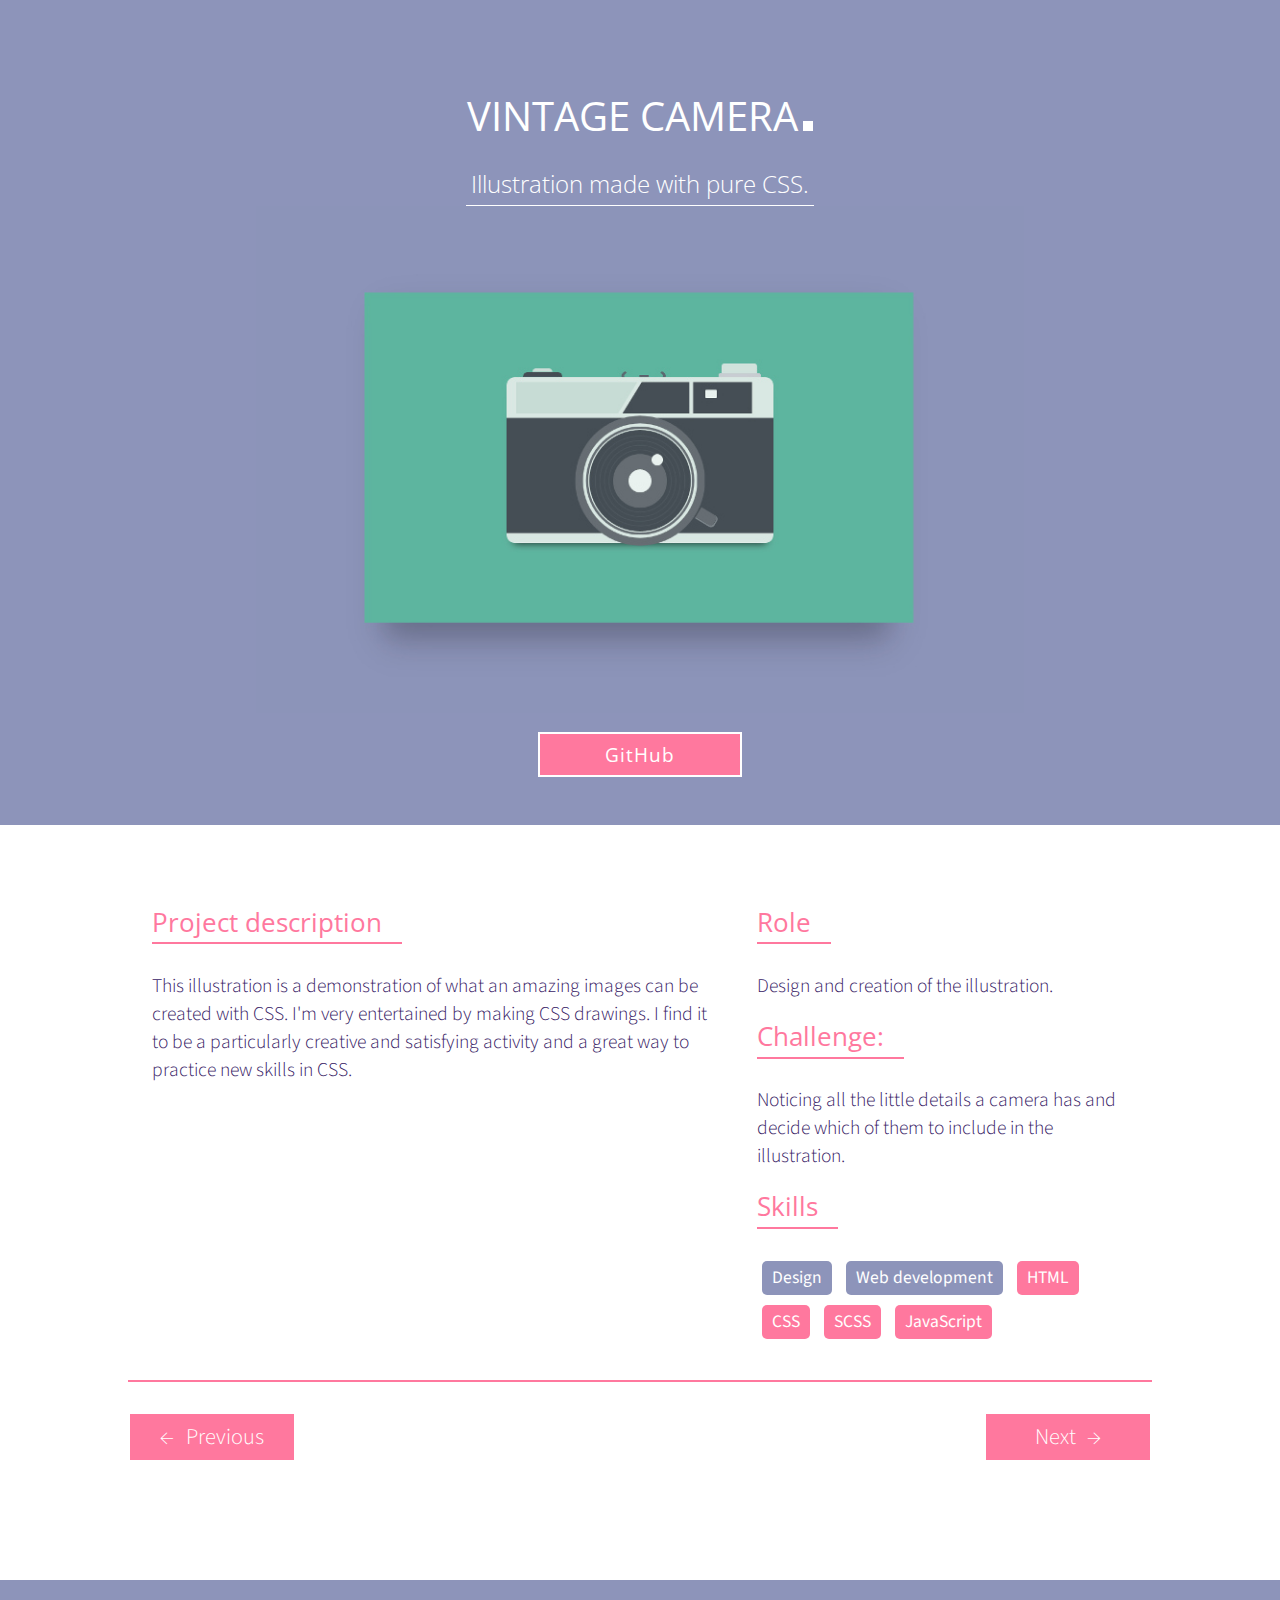
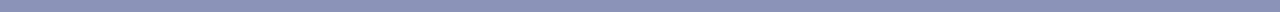
<file: camera-css-illustration.html>
<!DOCTYPE html>
<html lang="en">

<head>
  <meta charset="utf-8">

  <meta http-equiv="X-UA-Compatible" content="IE=10; IE=11; IE=edge">
  <meta name="viewport" content="width=device-width, initial-scale=1">
  <meta name="description" content="">
  <meta name="author" content="Abdullah Al Azim">

  <title>Abdullah Al Azim| Camera CSS Illustration</title>

  <link rel="shortcut icon" href="images/a.png" type="image/x-icon" /><!-- Favicon -->
  <link rel="icon" href="images/a.png" type="image/x-icon" /><!-- Favicon -->

  <link rel="stylesheet" type="text/css" href="css/normalize.css" /><!-- reset for browsers -->
  <link rel="stylesheet" href="css/font-awesome.min.css" /><!-- mobile stylesheet -->
  <link rel="stylesheet" type="text/css" href="css/styles.min.css" /><!-- index custom stylesheet -->
  <link rel="stylesheet" type="text/css" href="css/project-styles.min.css" /><!-- project custom stylesheet -->
  <link rel="stylesheet" href="css/animations.min.css" /><!-- animations stylesheet -->

  <link rel="stylesheet" media="screen and (max-width: 1024px)" href="css/project_media_small.css" />
  <!-- project mobile stylesheet -->
  <link rel="stylesheet" media="screen and (min-width: 320px) and (max-width: 1024px) and (orientation: landscape)"
    href="css/project_media_small_landscape.css" /><!-- project mobile stylesheet -->


  <link href="https://fonts.googleapis.com/css?family=Open+Sans:300,400" rel="stylesheet">
  <link href="https://fonts.googleapis.com/css?family=Source+Sans+Pro:300,400" rel="stylesheet">

</head>

<body>
  <!-- Navigation -->
  <nav class="nav">
    <a href="index.html#header" class="nav__logo__link"><img class="nav__logo" src="images/a.png" alt="logo"></a>
    <span class="hamburger__name">menu</span>
    <svg width="35px" height="35px" class="nav__hamburger">
      <path d="M 5 5 L 33 5" class="hamburger"></path>
      <path d="M 5 15 L 33 15" class="hamburger"></path>
      <path d="M 5 25 L 33 25" class="hamburger"></path>
    </svg>
  </nav>
  <div class="nav-menu">
    <div class="nav-menu__cross">
      <svg width="43px" height="35px">
        <path d="M 5 5 L 30 29" class="nav-menu__cross-line"></path>
        <path d="M 5 29 L 30 5" class="nav-menu__cross-line"></path>
      </svg>
    </div>
    <ul class="nav-menu__list">
      <li class="nav-menu__list-item">
        <a href="index.html" class="nav-menu__link">Home</a>
      </li>
      <li class="nav-menu__list-item">
        <a href="index.html#about" class="nav-menu__link">About</a>
      </li>
      <li class="nav-menu__list-item">
        <a href="index.html#portfolio" class="nav-menu__link">Portfolio</a>
      </li>
      <li class="nav-menu__list-item">
        <a href="index.html#contact" class="nav-menu__link">Contact</a>
      </li>
    </ul>
    <hr class="nav-menu__separator">
    <p class="nav-menu__text">Abdullah Al Azim is a Front-End Developer and WordPress Developer based in Bangladesh.</p>
    <p class="nav-menu__email">
      <a href="mailto:azimugv@gmail.com" class="nav-menu__link--email">azimugv@gmail.com</a>
    </p>
    <div class="nav-menu__social-btn">
      <a href="https://twitter.com/azimugv" target="_blank"><span class="fa fa-twitter fa-2x"></span></a>
    
      <a href="https://github.com/azimugv" target="_blank"><span class="fa fa-github fa-2x"></span></a>
      <a href="https://www.linkedin.com/in/azimugv" target="_blank"><span
          class="fa fa-linkedin-square fa-2x"></span></a>
    </div>
  </div>
  <div class="project__container">
    <!-- Header -->
    <header class="project__header">
      <h2 class="project__title project__title--white">Vintage Camera<span
          class="contact__title__dot title__dot--white"></span></h2>
      <h3 class="project__description">Illustration made with pure CSS.</h3>
      <img src="images/camera_1400.jpg" srcset="images/camera_800.jpg 800w,
                    images/camera_1200.jpg 1100w,
                    images/camera_1400.jpg 1400w" sizes="(max-width: 320px) 90vw,
                   (max-width: 640px) 100vw, 60vw" class="project__header__img" alt="header image" />
      <div class="project__buttons-container">
        <a href="https://github.com/azimugv/VINTAGE-CAMERA" target="_blank" class="project__header__btn">GitHub</a>
      </div>
    </header>
    <!-- Main -->
    <main class="project__main-container">
      <div class="project__flex">
        <!-- Project Description -->
        <div class="project__flex__item">
          <h2 class="project__flex__title">Project description</h2>
          <p class="project__flex__text">This illustration is a demonstration of what an amazing images can be created
            with CSS. I'm very entertained by making CSS drawings. I find it to be a particularly creative and
            satisfying activity and a great way to practice new skills in CSS.</p>
        </div>
        <div class="project__flex__item">
          <h2 class="project__flex__title">Role</h2>
          <p class="project__flex__text">Design and creation of the illustration.</p>
          <h2 class="project__flex__title">Challenge:</h2>
          <p class="project__flex__text">Noticing all the little details a camera has and decide which of them to
            include in the illustration.</p>
          <h2 class="project__flex__title">Skills</h2>
          <p class="project__flex__text">
            <span class="project__flex__skill">Design</span>
            <span class="project__flex__skill">Web development</span>
            <span class="project__flex__skill project__flex__skill--pink">HTML</span>
            <span class="project__flex__skill project__flex__skill--pink">CSS</span>
            <span class="project__flex__skill project__flex__skill--pink">SCSS</span>
            <span class="project__flex__skill project__flex__skill--pink">JavaScript</span>
          </p>
        </div>
      </div>
      <a href="every-inch-design-website.html" class="project__main__btn project__main__btn--previous"><span
          class="project__main__btn__arrow">&larr;</span>Previous</a>
      <a href="random-quote-machine-app.html" class="project__main__btn project__main__btn--next">Next<span
          class="project__main__btn__arrow">&rarr;</span></a>
    </main>
    <!-- Footer -->
    <footer class="footer">
      <div class="footer__info__container">
        <h2 class="footer__copyright">&copy; Abdullah Al Azim 2021</h2>
        <!-- footer navigation -->
        <ul class="footer-menu__list">
          <li class="footer-menu__list-item">
            <a href="index.html#about" class="footer-menu__link">About</a>
          </li>
          <li class="footer-menu__list-item">
            <a href="index.html#portfolio" class="footer-menu__link">Portfolio</a>
          </li>
          <li class="footer-menu__list-item">
            <a href="index.html#contact" class="footer-menu__link">Contact</a>
          </li>
        </ul>
        <!-- footer social buttons -->
       <div class="footer__social-btn">
          <a href="https://twitter.com/azimugv" target="_blank"><span class="fa fa-twitter fa-2x"></span></a>
          <a href="https://github.com/azimugv" target="_blank"><span class="fa fa-github fa-2x"></span></a>
          <a href="https://www.linkedin.com/in/azimugv/" target="_blank"><span class="fa fa-linkedin-square fa-2x"></span></a>
        </div>
      </div>
    </footer>
  </div>

  <script type="text/javascript" src="https://cdnjs.cloudflare.com/ajax/libs/jquery/3.1.0/jquery.min.js"></script>
  <script type="text/javascript" src="js/inert.min.js"></script><!-- inert js-->
  <script type="text/javascript" src="js/scripts.min.js"></script><!-- Custom JavaScript -->

  <script>
    (function (i, s, o, g, r, a, m) {
    i['GoogleAnalyticsObject'] = r; i[r] = i[r] || function () {
      (i[r].q = i[r].q || []).push(arguments)
    }, i[r].l = 1 * new Date(); a = s.createElement(o),
      m = s.getElementsByTagName(o)[0]; a.async = 1; a.src = g; m.parentNode.insertBefore(a, m)
    })(window, document, 'script', 'https://www.google-analytics.com/analytics.js', 'ga');

    ga('create', 'UA-29336846-8', 'auto');
    ga('send', 'pageview');

  </script>

</body>

</html>
</file>
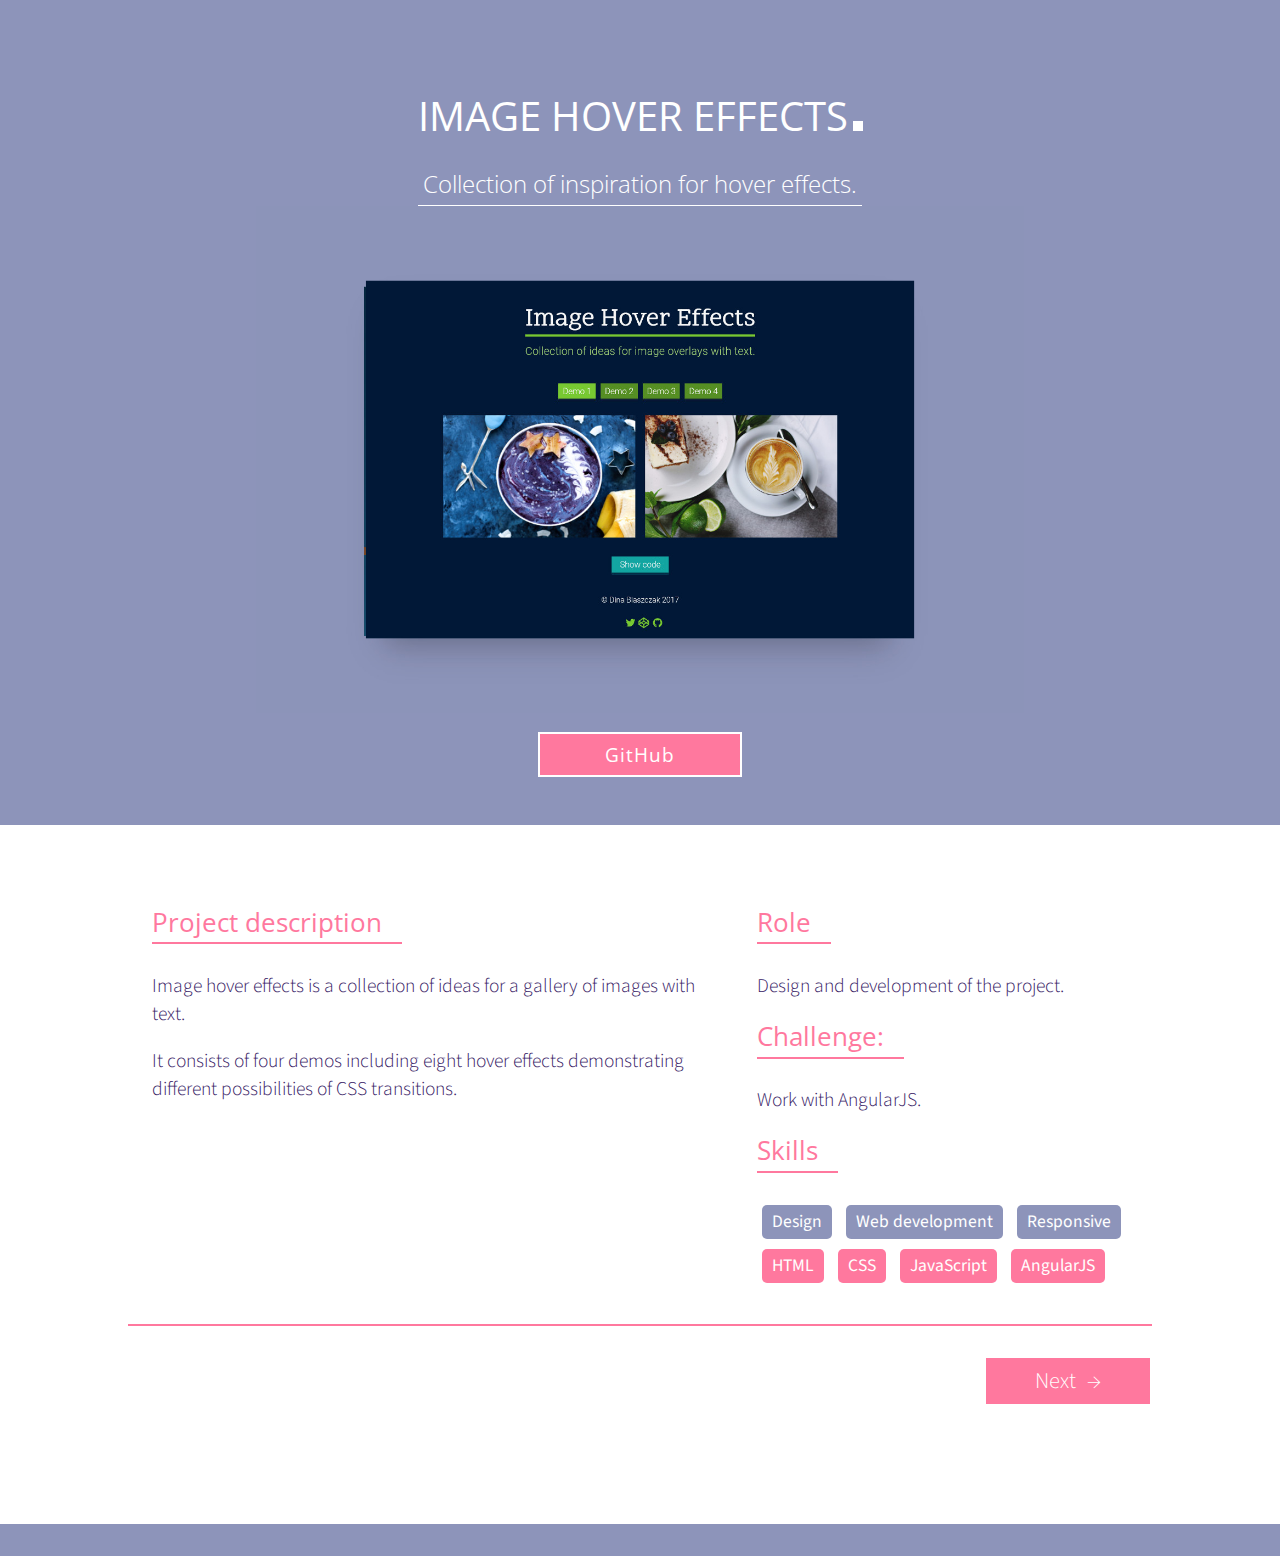
<file: image-hover-effects.html>
<!DOCTYPE html>
<html lang="en">

<head>
  <meta charset="utf-8">

  <meta http-equiv="X-UA-Compatible" content="IE=10; IE=11; IE=edge">
  <meta name="viewport" content="width=device-width, initial-scale=1">
  <meta name="description" content="">
  <meta name="author" content="">

  <title>Abdullah Al Azim | Image Hover Effects</title>

  <link rel="shortcut icon" href="images/a.png" type="image/x-icon" /><!-- Favicon -->
  <link rel="icon" href="images/a.png" type="image/x-icon" /><!-- Favicon -->

  <link rel="stylesheet" type="text/css" href="css/normalize.css" /><!-- reset for browsers -->
  <link rel="stylesheet" href="css/font-awesome.min.css" /><!-- mobile stylesheet -->
  <link rel="stylesheet" type="text/css" href="css/styles.min.css" /><!-- index custom stylesheet -->
  <link rel="stylesheet" type="text/css" href="css/project-styles.min.css" /><!-- project custom stylesheet -->
  <link rel="stylesheet" href="css/animations.min.css" /><!-- animations stylesheet -->

  <link rel="stylesheet" media="screen and (max-width: 1024px)" href="css/project_media_small.css" />
  <!-- project mobile stylesheet -->
  <link rel="stylesheet" media="screen and (min-width: 320px) and (max-width: 1024px) and (orientation: landscape)"
    href="css/project_media_small_landscape.css" /><!-- project mobile stylesheet -->

  <link href="https://fonts.googleapis.com/css?family=Open+Sans:300,400" rel="stylesheet">
  <link href="https://fonts.googleapis.com/css?family=Source+Sans+Pro:300,400" rel="stylesheet">

</head>

<body id="body-project">
  <!-- Navigation -->
  <nav class="nav">
    <a href="index.html#header" class="nav__logo__link"><img class="nav__logo" src="images/a.png" alt="logo"></a>
    <span class="hamburger__name">menu</span>
    <svg width="35px" height="35px" class="nav__hamburger">
      <path d="M 5 5 L 33 5" class="hamburger"></path>
      <path d="M 5 15 L 33 15" class="hamburger"></path>
      <path d="M 5 25 L 33 25" class="hamburger"></path>
    </svg>
  </nav>
  <div class="nav-menu">
    <div class="nav-menu__cross">
      <svg width="43px" height="35px">
        <path d="M 5 5 L 30 29" class="nav-menu__cross-line"></path>
        <path d="M 5 29 L 30 5" class="nav-menu__cross-line"></path>
      </svg>
    </div>
    <ul class="nav-menu__list">
      <li class="nav-menu__list-item">
        <a href="index.html" class="nav-menu__link">Home</a>
      </li>
      <li class="nav-menu__list-item">
        <a href="index.html#about" class="nav-menu__link">About</a>
      </li>
      <li class="nav-menu__list-item">
        <a href="index.html#portfolio" class="nav-menu__link">Portfolio</a>
      </li>
      <li class="nav-menu__list-item">
        <a href="index.html#contact" class="nav-menu__link">Contact</a>
      </li>
    </ul>
 <hr class="nav-menu__separator">
    <p class="nav-menu__text">Abdullah Al Azim is a Front-End Developer and WordPress Developer based in Bangladesh.</p>
    <p class="nav-menu__email">
      <a href="mailto:azimugv@gmail.com" class="nav-menu__link--email">azimugv@gmail.com</a>
    </p>
    <div class="nav-menu__social-btn">
      <a href="https://twitter.com/azimugv" target="_blank"><span class="fa fa-twitter fa-2x"></span></a>
    
      <a href="https://github.com/azimugv" target="_blank"><span class="fa fa-github fa-2x"></span></a>
      <a href="https://www.linkedin.com/in/azimugv" target="_blank"><span
          class="fa fa-linkedin-square fa-2x"></span></a>
    </div>
  </div>
  <div class="project__container">
    <!-- Header -->
    <header class="project__header">
      <h2 class="project__title project__title--white">Image Hover Effects<span
          class="contact__title__dot title__dot--white"></span></h2>
      <h3 class="project__description">Collection of inspiration for hover effects.</h3>
      <img src="images/hover_1400.jpg" srcset="images/hover_800.jpg 800w,
                  images/hover_1200.jpg 1200w,
                  images/hover_1400.jpg 1400w" sizes="(max-width: 320px) 90vw,
                 (max-width: 700px) 90vw,
                 (max-width: 1024px) 75vw, 50vw" class="project__header__img" alt="header image" />
      <div class="project__buttons-container">
        
        <a href="https://github.com/azimugv/IMAGE-HOVER-EFFECTS" target="_blank" class="project__header__btn">GitHub</a>
      </div>
    </header>
    <!-- Main -->
    <main class="project__main-container">
      <div class="project__flex">
        <!-- Project Description -->
        <div class="project__flex__item">
          <h2 class="project__flex__title">Project description</h2>
          <p class="project__flex__text">Image hover effects is a collection of ideas for a gallery of images with text.
          </p>
          <p class="project__flex__text">It consists of four demos including eight hover effects demonstrating different
            possibilities of CSS transitions.</p>
        </div>
        <div class="project__flex__item">
          <h2 class="project__flex__title">Role</h2>
          <p class="project__flex__text">Design and development of the project.</p>
          <h2 class="project__flex__title">Challenge:</h2>
          <p class="project__flex__text">Work with AngularJS.</p>
          <h2 class="project__flex__title">Skills</h2>
          <p class="project__flex__text">
            <span class="project__flex__skill">Design</span>
            <span class="project__flex__skill">Web development</span>
            <span class="project__flex__skill">Responsive</span>
            <span class="project__flex__skill project__flex__skill--pink">HTML</span>
            <span class="project__flex__skill project__flex__skill--pink">CSS</span>
            <span class="project__flex__skill project__flex__skill--pink">JavaScript</span>
            <span class="project__flex__skill project__flex__skill--pink">AngularJS</span>
          </p>
        </div>
      </div>
      <a href="vue-career-page.html" class="project__main__btn project__main__btn--next">Next<span
          class="project__main__btn__arrow">&rarr;</span></a>
    </main>
    <!-- Footer -->
    <footer class="footer">
      <div class="footer__info__container">
        <h2 class="footer__copyright">&copy; Abdullah Al Azim 2021</h2>
        <!-- footer navigation -->
        <ul class="footer-menu__list">
          <li class="footer-menu__list-item">
            <a href="index.html#about" class="footer-menu__link">About</a>
          </li>
          <li class="footer-menu__list-item">
            <a href="index.html#portfolio" class="footer-menu__link">Portfolio</a>
          </li>
          <li class="footer-menu__list-item">
            <a href="index.html#contact" class="footer-menu__link">Contact</a>
          </li>
        </ul>
        <!-- footer social buttons -->
       <div class="footer__social-btn">
          <a href="https://twitter.com/azimugv" target="_blank"><span class="fa fa-twitter fa-2x"></span></a>
          <a href="https://github.com/azimugv" target="_blank"><span class="fa fa-github fa-2x"></span></a>
          <a href="https://www.linkedin.com/in/azimugv/" target="_blank"><span class="fa fa-linkedin-square fa-2x"></span></a>
        </div>
      </div>
    </footer>
  </div>

  <script type="text/javascript" src="https://cdnjs.cloudflare.com/ajax/libs/jquery/3.1.0/jquery.min.js"></script>
  <script type="text/javascript" src="js/inert.min.js"></script><!-- inert js-->
  <script type="text/javascript" src="js/scripts.min.js"></script><!-- Custom JavaScript -->

  <script>
    (function (i, s, o, g, r, a, m) {
    i['GoogleAnalyticsObject'] = r; i[r] = i[r] || function () {
      (i[r].q = i[r].q || []).push(arguments)
    }, i[r].l = 1 * new Date(); a = s.createElement(o),
      m = s.getElementsByTagName(o)[0]; a.async = 1; a.src = g; m.parentNode.insertBefore(a, m)
    })(window, document, 'script', 'https://www.google-analytics.com/analytics.js', 'ga');

    ga('create', 'UA-29336846-8', 'auto');
    ga('send', 'pageview');

  </script>

</body>

</html>
</file>
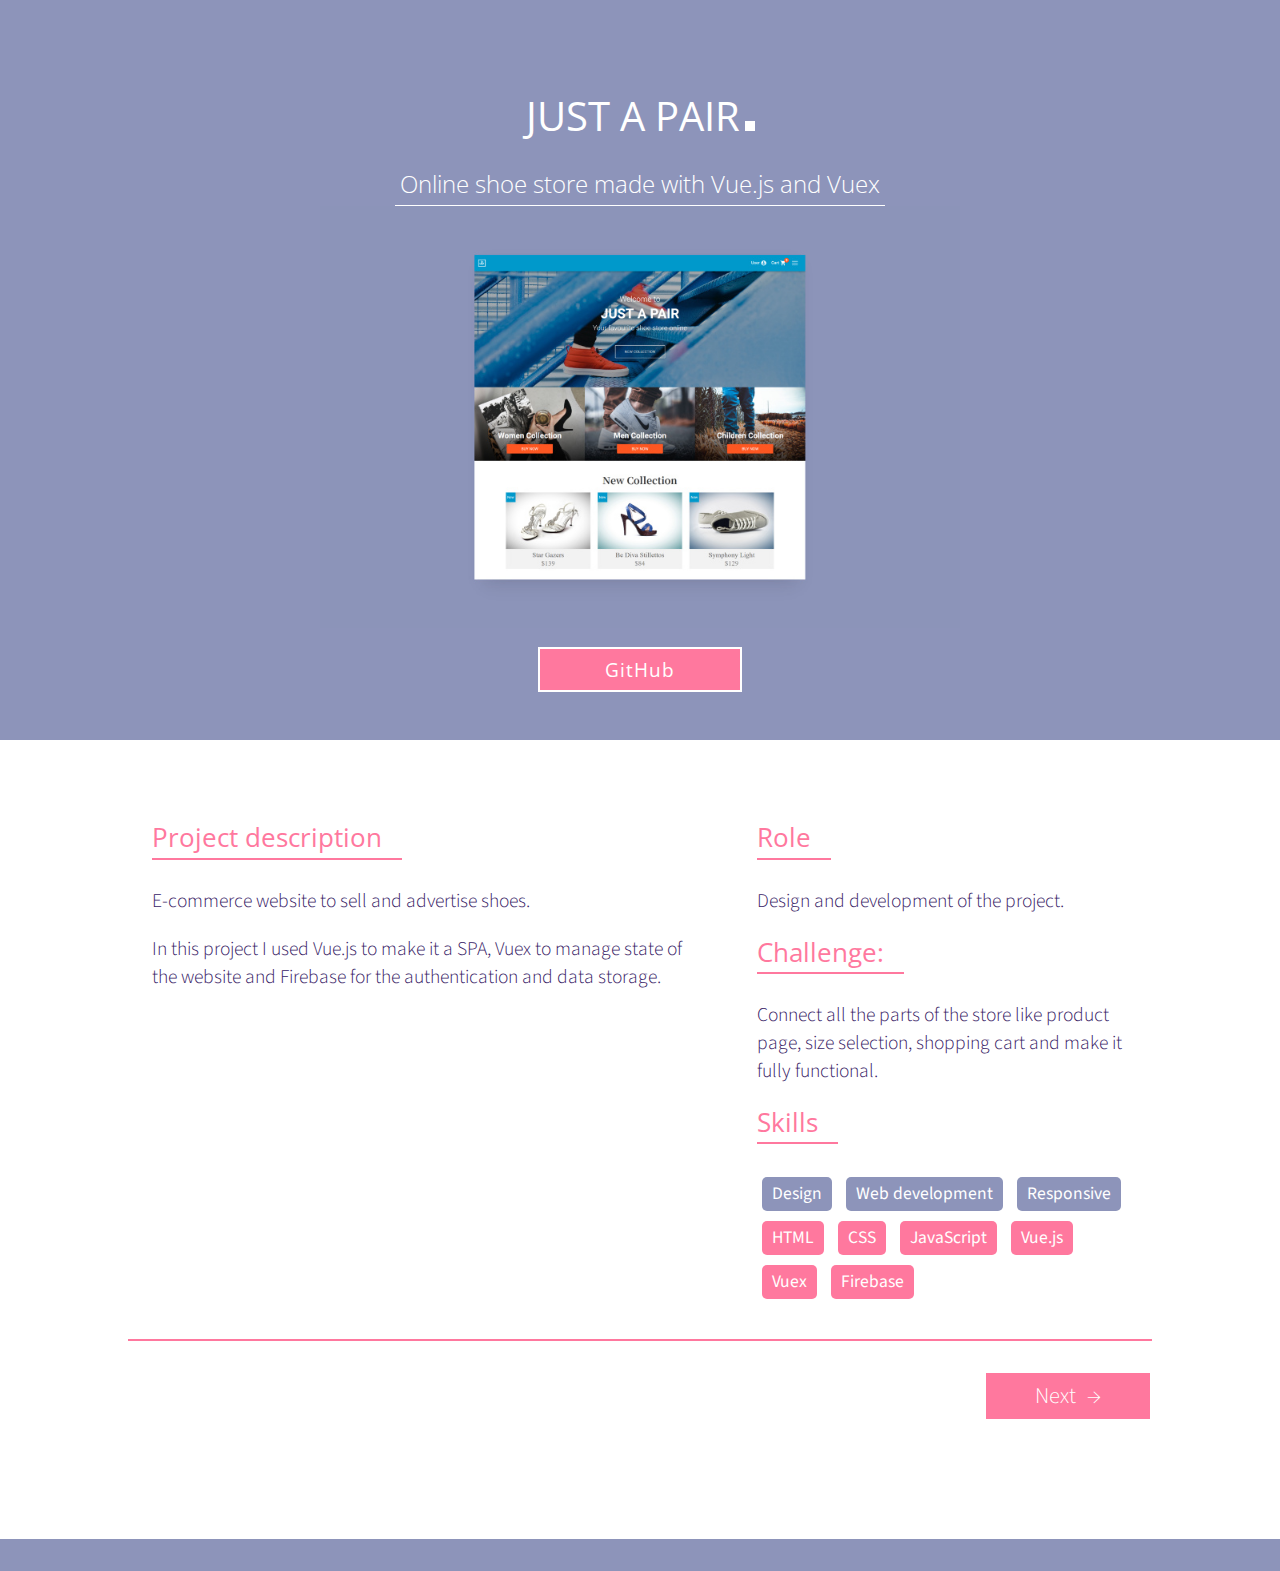
<file: just-a-pair.html>
<!DOCTYPE html>
<html lang="en">

<head>
  <meta charset="utf-8">

  <meta http-equiv="X-UA-Compatible" content="IE=10; IE=11; IE=edge">
  <meta name="viewport" content="width=device-width, initial-scale=1">
  <meta name="description" content="">
  <meta name="author" content="">

  <title>Abdullah Al Azim | Just a Pair</title>

  <link rel="shortcut icon" href="images/a.png" type="image/x-icon" /><!-- Favicon -->
  <link rel="icon" href="images/a.png" type="image/x-icon" /><!-- Favicon -->

  <link rel="stylesheet" type="text/css" href="css/normalize.css" /><!-- reset for browsers -->
  <link rel="stylesheet" href="css/font-awesome.min.css" /><!-- mobile stylesheet -->
  <link rel="stylesheet" type="text/css" href="css/styles.min.css" /><!-- index custom stylesheet -->
  <link rel="stylesheet" type="text/css" href="css/project-styles.min.css" /><!-- project custom stylesheet -->
  <link rel="stylesheet" href="css/animations.min.css" /><!-- animations stylesheet -->

  <link rel="stylesheet" media="screen and (max-width: 1024px)" href="css/project_media_small.css" />
  <!-- project mobile stylesheet -->
  <link rel="stylesheet" media="screen and (min-width: 320px) and (max-width: 1024px) and (orientation: landscape)"
    href="css/project_media_small_landscape.css" /><!-- project mobile stylesheet -->

  <link href="https://fonts.googleapis.com/css?family=Open+Sans:300,400" rel="stylesheet">
  <link href="https://fonts.googleapis.com/css?family=Source+Sans+Pro:300,400" rel="stylesheet">

</head>

<body id="body-project">
  <!-- Navigation -->
  <nav class="nav">
    <a href="index.html#header" class="nav__logo__link"><img class="nav__logo" src="images/a.png" alt="logo"></a>
    <span class="hamburger__name">menu</span>
    <svg width="35px" height="35px" class="nav__hamburger">
      <path d="M 5 5 L 33 5" class="hamburger"></path>
      <path d="M 5 15 L 33 15" class="hamburger"></path>
      <path d="M 5 25 L 33 25" class="hamburger"></path>
    </svg>
  </nav>
  <div class="nav-menu">
    <div class="nav-menu__cross">
      <svg width="43px" height="35px">
        <path d="M 5 5 L 30 29" class="nav-menu__cross-line"></path>
        <path d="M 5 29 L 30 5" class="nav-menu__cross-line"></path>
      </svg>
    </div>
    <ul class="nav-menu__list">
      <li class="nav-menu__list-item">
        <a href="index.html" class="nav-menu__link">Home</a>
      </li>
      <li class="nav-menu__list-item">
        <a href="index.html#about" class="nav-menu__link">About</a>
      </li>
      <li class="nav-menu__list-item">
        <a href="index.html#portfolio" class="nav-menu__link">Portfolio</a>
      </li>
      <li class="nav-menu__list-item">
        <a href="index.html#contact" class="nav-menu__link">Contact</a>
      </li>
    </ul>
    <hr class="nav-menu__separator">
    <p class="nav-menu__text">Abdullah Al Azim is a Front-End Developer and WordPress Developer based in Bangladesh.</p>
    <p class="nav-menu__email">
      <a href="mailto:azimugv@gmail.com" class="nav-menu__link--email">azimugv@gmail.com</a>
    </p>
    <div class="nav-menu__social-btn">
      <a href="https://twitter.com/azimugv" target="_blank"><span class="fa fa-twitter fa-2x"></span></a>
    
      <a href="https://github.com/azimugv" target="_blank"><span class="fa fa-github fa-2x"></span></a>
      <a href="https://www.linkedin.com/in/azimugv" target="_blank"><span
          class="fa fa-linkedin-square fa-2x"></span></a>
    </div>
  </div>
  <div class="project__container">
    <!-- Header -->
    <header class="project__header">
      <h2 class="project__title project__title--white">Just A Pair<span
          class="contact__title__dot title__dot--white"></span></h2>
      <h3 class="project__description">Online shoe store made with Vue.js and Vuex</h3>
      <img src="images/jap_1400.jpg" srcset="images/jap_800.jpg 800w,
                  images/jap_1200.jpg 1200w,
                  images/jap_1400.jpg 1400w" sizes="(max-width: 320px) 90vw,
                 (max-width: 700px) 90vw,
                 (max-width: 1024px) 75vw, 50vw" class="project__header__img" alt="header image" />
      <div class="project__buttons-container">
    
        <a href="https://github.com/azimugv/JUST-A-PAIR" target="_blank" class="project__header__btn">GitHub</a>
      </div>
    </header>
    <!-- Main -->
    <main class="project__main-container">
      <div class="project__flex">
        <!-- Project Description -->
        <div class="project__flex__item">
          <h2 class="project__flex__title">Project description</h2>
          <p class="project__flex__text">E-commerce website to sell and advertise shoes.</p>
          <p class="project__flex__text">In this project I used Vue.js to make it a SPA, Vuex to manage state of the
            website
            and Firebase for the authentication and data storage.</p>
        </div>
        <div class="project__flex__item">
          <h2 class="project__flex__title">Role</h2>
          <p class="project__flex__text">Design and development of the project.</p>
          <h2 class="project__flex__title">Challenge:</h2>
          <p class="project__flex__text">Connect all the parts of the store like product page, size selection, shopping
            cart
            and make it fully functional.</p>
          <h2 class="project__flex__title">Skills</h2>
          <p class="project__flex__text">
            <span class="project__flex__skill">Design</span>
            <span class="project__flex__skill">Web development</span>
            <span class="project__flex__skill">Responsive</span>
            <span class="project__flex__skill project__flex__skill--pink">HTML</span>
            <span class="project__flex__skill project__flex__skill--pink">CSS</span>
            <span class="project__flex__skill project__flex__skill--pink">JavaScript</span>
            <span class="project__flex__skill project__flex__skill--pink">Vue.js</span>
            <span class="project__flex__skill project__flex__skill--pink">Vuex</span>
            <span class="project__flex__skill project__flex__skill--pink">Firebase</span>
          </p>
        </div>
      </div>
      <a href="react-reddit-search.html" class="project__main__btn project__main__btn--next">Next<span
          class="project__main__btn__arrow">&rarr;</span></a>
    </main>
    <!-- Footer -->
    <footer class="footer">
      <div class="footer__info__container">
        <h2 class="footer__copyright">&copy; Abdullah Al Azim 2021</h2>
        <!-- footer navigation -->
        <ul class="footer-menu__list">
          <li class="footer-menu__list-item">
            <a href="index.html#about" class="footer-menu__link">About</a>
          </li>
          <li class="footer-menu__list-item">
            <a href="index.html#portfolio" class="footer-menu__link">Portfolio</a>
          </li>
          <li class="footer-menu__list-item">
            <a href="index.html#contact" class="footer-menu__link">Contact</a>
          </li>
        </ul>
        <!-- footer social buttons -->
        <div class="footer__social-btn">
          <a href="https://twitter.com/azimugv" target="_blank"><span class="fa fa-twitter fa-2x"></span></a>
          <a href="https://github.com/azimugv" target="_blank"><span class="fa fa-github fa-2x"></span></a>
          <a href="https://www.linkedin.com/in/azimugv/" target="_blank"><span class="fa fa-linkedin-square fa-2x"></span></a>
        </div>
      </div>
    </footer>
  </div>

  <script type="text/javascript" src="https://cdnjs.cloudflare.com/ajax/libs/jquery/3.1.0/jquery.min.js"></script>
  <script type="text/javascript" src="js/inert.min.js"></script><!-- inert js-->
  <script type="text/javascript" src="js/scripts.min.js"></script><!-- Custom JavaScript -->

  <script>
    (function (i, s, o, g, r, a, m) {
      i['GoogleAnalyticsObject'] = r; i[r] = i[r] || function () {
        (i[r].q = i[r].q || []).push(arguments)
      }, i[r].l = 1 * new Date(); a = s.createElement(o),
        m = s.getElementsByTagName(o)[0]; a.async = 1; a.src = g; m.parentNode.insertBefore(a, m)
    })(window, document, 'script', 'https://www.google-analytics.com/analytics.js', 'ga');

    ga('create', 'UA-29336846-8', 'auto');
    ga('send', 'pageview');

  </script>

</body>

</html>
</file>
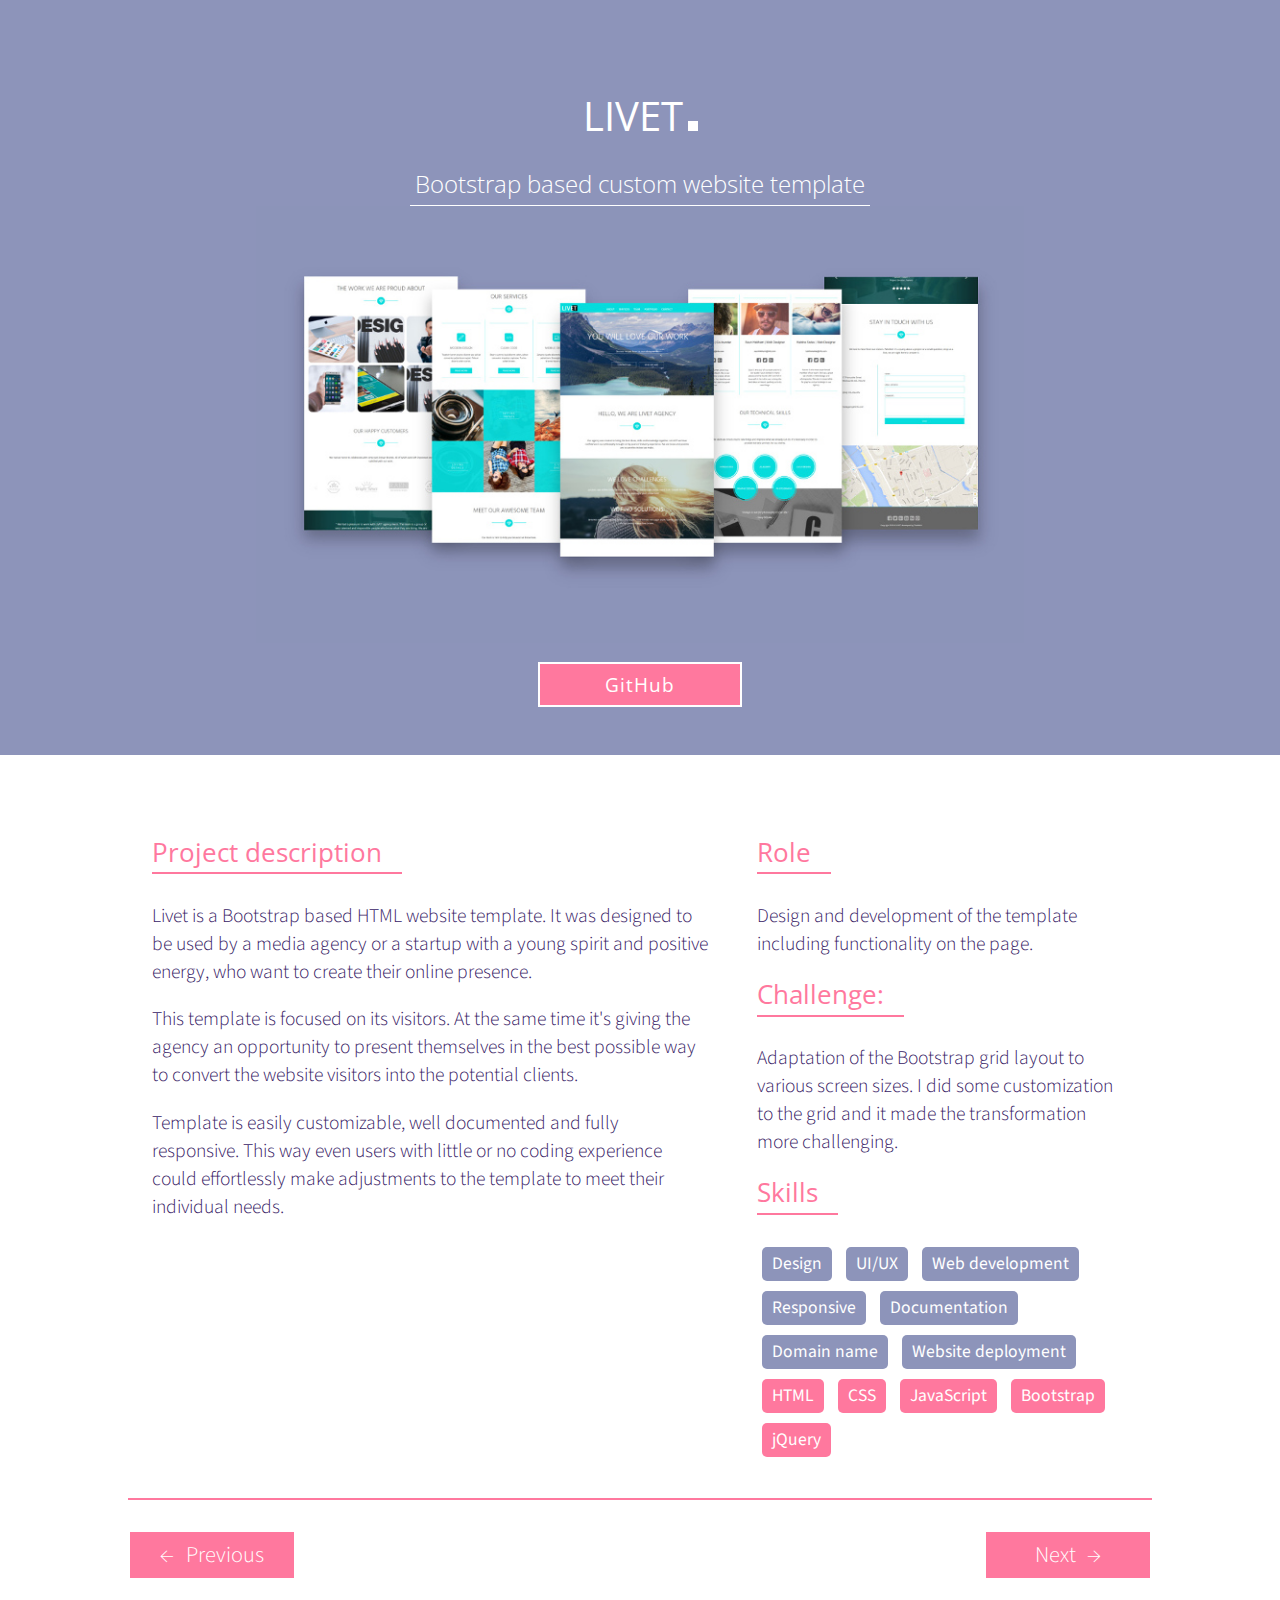
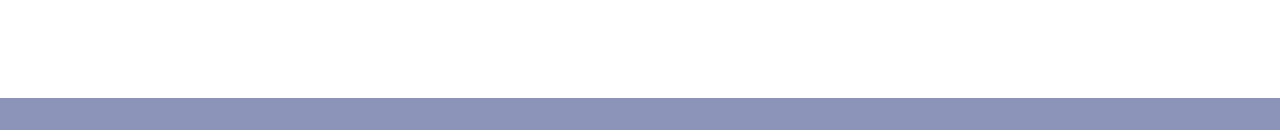
<file: livet-website-template.html>
<!DOCTYPE html>
<html lang="en">

<head>
  <meta charset="utf-8">

  <meta http-equiv="X-UA-Compatible" content="IE=edge">
  <meta name="viewport" content="width=device-width, initial-scale=1">
  <meta name="description" content="">
  <meta name="author" content="Abdullah Al Azim">

  <title>Abdullah Al Azim | Livet - One page website template</title>

  <link rel="shortcut icon" href="images/a.png" type="image/x-icon" /><!-- Favicon -->
  <link rel="icon" href="images/a.png" type="image/x-icon" /><!-- Favicon -->

  <link rel="stylesheet" type="text/css" href="css/normalize.css" /><!-- reset for browsers -->
  <link rel="stylesheet" href="css/font-awesome.min.css" /><!-- mobile stylesheet -->
  <link rel="stylesheet" type="text/css" href="css/styles.min.css" /><!-- index custom stylesheet -->
  <link rel="stylesheet" type="text/css" href="css/project-styles.min.css" /><!-- project custom stylesheet -->
  <link rel="stylesheet" href="css/animations.min.css" /><!-- animations stylesheet -->

  <link rel="stylesheet" media="screen and (max-width: 1024px)" href="css/project_media_small.css" />
  <!-- project mobile stylesheet -->
  <link rel="stylesheet" media="screen and (min-width: 320px) and (max-width: 1024px) and (orientation: landscape)"
    href="css/project_media_small_landscape.css" /><!-- project mobile stylesheet -->

  <link href="https://fonts.googleapis.com/css?family=Open+Sans:300,400" rel="stylesheet">
  <link href="https://fonts.googleapis.com/css?family=Source+Sans+Pro:300,400" rel="stylesheet">

</head>

<body id="body-project">
  <!-- Navigation -->
  <nav class="nav">
    <a href="index.html#header" class="nav__logo__link"><img class="nav__logo" src="images/a.png" alt="logo"></a>
    <span class="hamburger__name">menu</span>
    <svg width="35px" height="35px" class="nav__hamburger">
      <path d="M 5 5 L 33 5" class="hamburger"></path>
      <path d="M 5 15 L 33 15" class="hamburger"></path>
      <path d="M 5 25 L 33 25" class="hamburger"></path>
    </svg>
  </nav>
  <div class="nav-menu">
    <div class="nav-menu__cross">
      <svg width="43px" height="35px">
        <path d="M 5 5 L 30 29" class="nav-menu__cross-line"></path>
        <path d="M 5 29 L 30 5" class="nav-menu__cross-line"></path>
      </svg>
    </div>
    <ul class="nav-menu__list">
      <li class="nav-menu__list-item">
        <a href="index.html" class="nav-menu__link">Home</a>
      </li>
      <li class="nav-menu__list-item">
        <a href="index.html#about" class="nav-menu__link">About</a>
      </li>
      <li class="nav-menu__list-item">
        <a href="index.html#portfolio" class="nav-menu__link">Portfolio</a>
      </li>
      <li class="nav-menu__list-item">
        <a href="index.html#contact" class="nav-menu__link">Contact</a>
      </li>
    </ul>
  <hr class="nav-menu__separator">
    <p class="nav-menu__text">Abdullah Al Azim is a Front-End Developer and WordPress Developer based in Bangladesh.</p>
    <p class="nav-menu__email">
      <a href="mailto:azimugv@gmail.com" class="nav-menu__link--email">azimugv@gmail.com</a>
    </p>
    <div class="nav-menu__social-btn">
      <a href="https://twitter.com/azimugv" target="_blank"><span class="fa fa-twitter fa-2x"></span></a>
    
      <a href="https://github.com/azimugv" target="_blank"><span class="fa fa-github fa-2x"></span></a>
      <a href="https://www.linkedin.com/in/azimugv" target="_blank"><span
          class="fa fa-linkedin-square fa-2x"></span></a>
    </div>
  </div>
  <div class="project__container">
    <!-- Header -->
    <header class="project__header">
      <h2 class="project__title project__title--white">Livet<span class="contact__title__dot title__dot--white"></span>
      </h2>
      <h3 class="project__description">Bootstrap based custom website template</h3>
      <img src="images/livet_1400.jpg" srcset="images/livet_800.jpg 800w,
                    images/livet_1200.jpg 1100w,
                    images/livet_1400.jpg 1400w" sizes="(max-width: 320px) 90vw, (max-width: 640px) 100vw, 60vw"
        class="project__header__img" alt="header image" />
      <div class="project__buttons-container">
       
        <a href="https://github.com/azimugv/LIVET" target="_blank" class="project__header__btn">GitHub</a>
      </div>
    </header>
    <!-- Main -->
    <main class="project__main-container">
      <div class="project__flex">
        <!-- Project Description -->
        <div class="project__flex__item">
          <h2 class="project__flex__title">Project description</h2>
          <p class="project__flex__text">Livet is a Bootstrap based HTML website template. It was designed to be used by
            a media agency or a startup with a young spirit and positive energy, who want to create their online
            presence.</p>
          <p class="project__flex__text">This template is focused on its visitors. At the same time it's giving the
            agency an opportunity to present themselves in the best possible way to convert the website visitors into
            the potential clients.</p>
          <p class="project__flex__text">Template is easily customizable, well documented and fully responsive. This way
            even users with little or no coding experience could effortlessly make adjustments to the template to meet
            their individual needs.</p>
        </div>
        <div class="project__flex__item">
          <h2 class="project__flex__title">Role</h2>
          <p class="project__flex__text">Design and development of the template including functionality on the page.</p>
          <h2 class="project__flex__title">Challenge:</h2>
          <p class="project__flex__text">Adaptation of the Bootstrap grid layout to various screen sizes. I did some
            customization to the grid and it made the transformation more challenging.</p>
          <h2 class="project__flex__title">Skills</h2>
          <p class="project__flex__text">
            <span class="project__flex__skill">Design</span>
            <span class="project__flex__skill">UI/UX</span>
            <span class="project__flex__skill">Web development</span>
            <span class="project__flex__skill">Responsive</span>
            <span class="project__flex__skill">Documentation</span>
            <span class="project__flex__skill">Domain name</span>
            <span class="project__flex__skill">Website deployment</span>
            <span class="project__flex__skill project__flex__skill--pink">HTML</span>
            <span class="project__flex__skill project__flex__skill--pink">CSS</span>
            <span class="project__flex__skill project__flex__skill--pink">JavaScript</span>
            <span class="project__flex__skill project__flex__skill--pink">Bootstrap</span>
            <span class="project__flex__skill project__flex__skill--pink">jQuery</span>
          </p>
        </div>
      </div>
      <a href="character-limiter-app.html" class="project__main__btn project__main__btn--previous"><span
          class="project__main__btn__arrow">&larr;</span>Previous</a>
      <a href="pomodoro-clock-app.html" class="project__main__btn project__main__btn--next">Next<span
          class="project__main__btn__arrow">&rarr;</span></a>
    </main>
    <!-- Footer -->
    <footer class="footer">
      <div class="footer__info__container">
        <h2 class="footer__copyright">&copy; Abdullah Al Azim 2021</h2>
        <!-- footer navigation -->
        <ul class="footer-menu__list">
          <li class="footer-menu__list-item">
            <a href="index.html#about" class="footer-menu__link">About</a>
          </li>
          <li class="footer-menu__list-item">
            <a href="index.html#portfolio" class="footer-menu__link">Portfolio</a>
          </li>
          <li class="footer-menu__list-item">
            <a href="index.html#contact" class="footer-menu__link">Contact</a>
          </li>
        </ul>
        <!-- footer social buttons -->
        <div class="footer__social-btn">
          <a href="https://twitter.com/azimugv" target="_blank"><span class="fa fa-twitter fa-2x"></span></a>
          <a href="https://github.com/azimugv" target="_blank"><span class="fa fa-github fa-2x"></span></a>
          <a href="https://www.linkedin.com/in/azimugv/" target="_blank"><span class="fa fa-linkedin-square fa-2x"></span></a>
        </div>
      </div>
    </footer>
  </div>

  <script type="text/javascript" src="https://cdnjs.cloudflare.com/ajax/libs/jquery/3.1.0/jquery.min.js"></script>
  <script type="text/javascript" src="js/inert.min.js"></script><!-- inert js-->
  <script type="text/javascript" src="js/scripts.min.js"></script><!-- Custom JavaScript -->

  <script>
    (function (i, s, o, g, r, a, m) {
    i['GoogleAnalyticsObject'] = r; i[r] = i[r] || function () {
      (i[r].q = i[r].q || []).push(arguments)
    }, i[r].l = 1 * new Date(); a = s.createElement(o),
      m = s.getElementsByTagName(o)[0]; a.async = 1; a.src = g; m.parentNode.insertBefore(a, m)
    })(window, document, 'script', 'https://www.google-analytics.com/analytics.js', 'ga');

    ga('create', 'UA-29336846-8', 'auto');
    ga('send', 'pageview');

  </script>

</body>

</html>
</file>
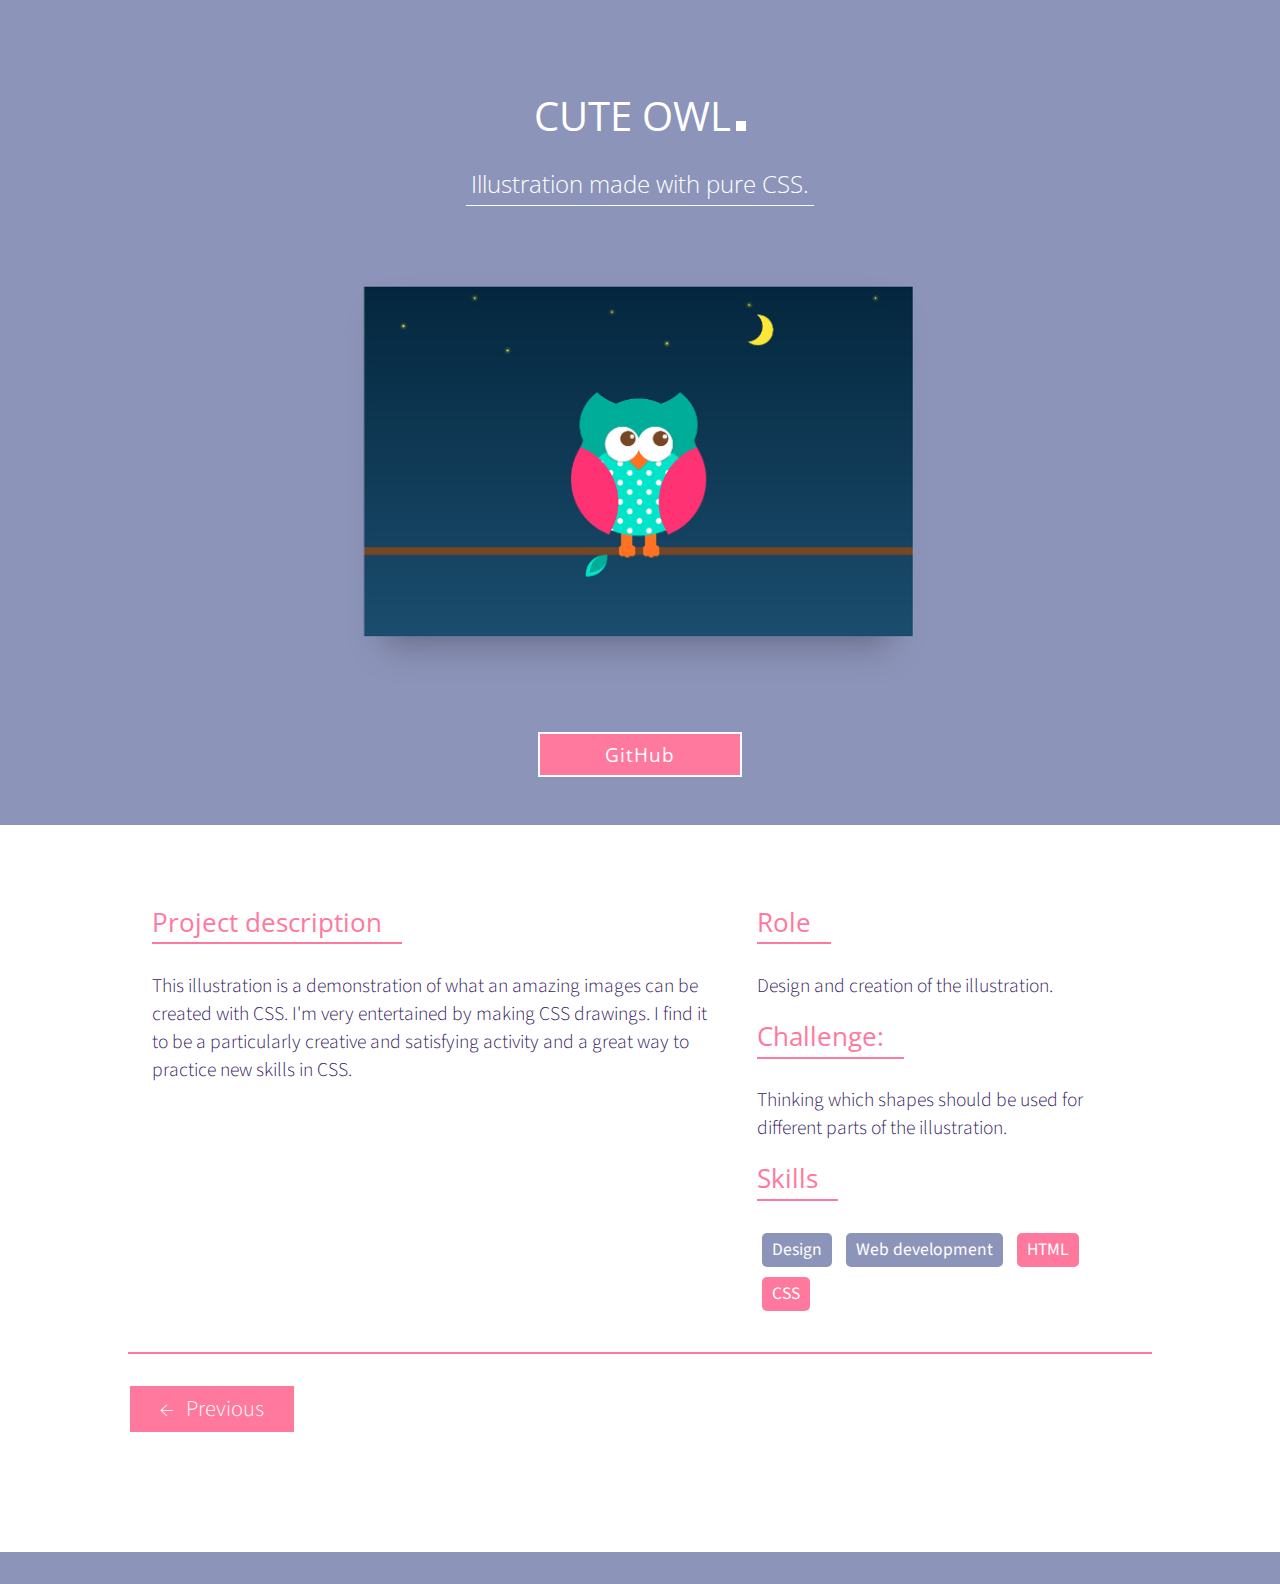
<file: owl-css-illustration.html>
<!DOCTYPE html>
<html lang="en">

<head>
  <meta charset="utf-8">

  <meta http-equiv="X-UA-Compatible" content="IE=10; IE=11; IE=edge">
  <meta name="viewport" content="width=device-width, initial-scale=1">
  <meta name="description" content="">
  <meta name="author" content="Abdullah Al Azim">

  <title>Abdullah Al Azim | Owl CSS Illustration </title>

  <link rel="shortcut icon" href="images/a.png" type="image/x-icon" /><!-- Favicon -->
  <link rel="icon" href="images/a.png" type="image/x-icon" /><!-- Favicon -->

  <link rel="stylesheet" type="text/css" href="css/normalize.css" /><!-- reset for browsers -->
  <link rel="stylesheet" href="css/font-awesome.min.css" /><!-- mobile stylesheet -->
  <link rel="stylesheet" type="text/css" href="css/styles.min.css" /><!-- index custom stylesheet -->
  <link rel="stylesheet" type="text/css" href="css/project-styles.min.css" /><!-- project custom stylesheet -->
  <link rel="stylesheet" href="css/animations.min.css" /><!-- animations stylesheet -->

  <link rel="stylesheet" media="screen and (max-width: 1024px)" href="css/project_media_small.css" />
  <!-- project mobile stylesheet -->
  <link rel="stylesheet" media="screen and (min-width: 320px) and (max-width: 1024px) and (orientation: landscape)"
    href="css/project_media_small_landscape.css" /><!-- project mobile stylesheet -->

  <link href="https://fonts.googleapis.com/css?family=Open+Sans:300,400" rel="stylesheet">
  <link href="https://fonts.googleapis.com/css?family=Source+Sans+Pro:300,400" rel="stylesheet">

</head>

<body>
  <!-- Navigation -->
  <nav class="nav">
    <a href="index.html#header" class="nav__logo__link"><img class="nav__logo" src="images/a.png" alt="logo"></a>
    <span class="hamburger__name">menu</span>
    <svg width="35px" height="35px" class="nav__hamburger">
      <path d="M 5 5 L 33 5" class="hamburger"></path>
      <path d="M 5 15 L 33 15" class="hamburger"></path>
      <path d="M 5 25 L 33 25" class="hamburger"></path>
    </svg>
  </nav>
  <div class="nav-menu">
    <div class="nav-menu__cross">
      <svg width="43px" height="35px">
        <path d="M 5 5 L 30 29" class="nav-menu__cross-line"></path>
        <path d="M 5 29 L 30 5" class="nav-menu__cross-line"></path>
      </svg>
    </div>
    <ul class="nav-menu__list">
      <li class="nav-menu__list-item">
        <a href="index.html" class="nav-menu__link">Home</a>
      </li>
      <li class="nav-menu__list-item">
        <a href="index.html#about" class="nav-menu__link">About</a>
      </li>
      <li class="nav-menu__list-item">
        <a href="index.html#portfolio" class="nav-menu__link">Portfolio</a>
      </li>
      <li class="nav-menu__list-item">
        <a href="index.html#contact" class="nav-menu__link">Contact</a>
      </li>
    </ul>
    <hr class="nav-menu__separator">
    <p class="nav-menu__text">Abdullah Al Azim is a Front-End Developer and WordPress Developer based in Bangladesh.</p>
    <p class="nav-menu__email">
      <a href="mailto:azimugv@gmail.com" class="nav-menu__link--email">azimugv@gmail.com</a>
    </p>
    <div class="nav-menu__social-btn">
      <a href="https://twitter.com/azimugv" target="_blank"><span class="fa fa-twitter fa-2x"></span></a>
    
      <a href="https://github.com/azimugv" target="_blank"><span class="fa fa-github fa-2x"></span></a>
      <a href="https://www.linkedin.com/in/azimugv" target="_blank"><span
          class="fa fa-linkedin-square fa-2x"></span></a>
    </div>
  </div>
  <div class="project__container">
    <!-- Header -->
    <header class="project__header">
      <h2 class="project__title project__title--white">Cute Owl<span
          class="contact__title__dot title__dot--white"></span></h2>
      <h3 class="project__description">Illustration made with pure CSS.</h3>
      <img src="images/owl_1400.jpg" srcset="images/owl_800.jpg 800w,
                    images/owl_1200.jpg 1100w,
                    images/owl_1400.jpg 1400w" sizes="(max-width: 320px) 90vw,
                   (max-width: 640px) 100vw, 60vw" class="project__header__img" alt="header image" />
      <div class="project__buttons-container">
        
        <a href="https://github.com/azimugv/CUTE-OWL" target="_blank" class="project__header__btn">GitHub</a>
      </div>
    </header>
    <!-- Main -->
    <main class="project__main-container">
      <div class="project__flex">
        <!-- Project Description -->
        <div class="project__flex__item">
          <h2 class="project__flex__title">Project description</h2>
          <p class="project__flex__text">This illustration is a demonstration of what an amazing images can be created
            with CSS. I'm very entertained by making CSS drawings. I find it to be a particularly creative and
            satisfying activity and a great way to practice new skills in CSS.</p>
        </div>
        <div class="project__flex__item">
          <h2 class="project__flex__title">Role</h2>
          <p class="project__flex__text">Design and creation of the illustration.</p>
          <h2 class="project__flex__title">Challenge:</h2>
          <p class="project__flex__text">Thinking which shapes should be used for different parts of the illustration.
          </p>
          <h2 class="project__flex__title">Skills</h2>
          <p class="project__flex__text">
            <span class="project__flex__skill">Design</span>
            <span class="project__flex__skill">Web development</span>
            <span class="project__flex__skill project__flex__skill--pink">HTML</span>
            <span class="project__flex__skill project__flex__skill--pink">CSS</span>
          </p>
        </div>
      </div>
      <a href="wikipedia-viewer-app.html" class="project__main__btn project__main__btn--previous"><span
          class="project__main__btn__arrow">&larr;</span>Previous</a>
    </main>
    <!-- Footer -->
    <footer class="footer">
      <div class="footer__info__container">
        <h2 class="footer__copyright">&copy; Abdullah Al Azim 2021</h2>
        <!-- footer navigation -->
        <ul class="footer-menu__list">
          <li class="footer-menu__list-item">
            <a href="index.html#about" class="footer-menu__link">About</a>
          </li>
          <li class="footer-menu__list-item">
            <a href="index.html#portfolio" class="footer-menu__link">Portfolio</a>
          </li>
          <li class="footer-menu__list-item">
            <a href="index.html#contact" class="footer-menu__link">Contact</a>
          </li>
        </ul>
        <!-- footer social buttons -->
        <div class="footer__social-btn">
          <a href="https://twitter.com/azimugv" target="_blank"><span class="fa fa-twitter fa-2x"></span></a>
          <a href="https://github.com/azimugv" target="_blank"><span class="fa fa-github fa-2x"></span></a>
          <a href="https://www.linkedin.com/in/azimugv/" target="_blank"><span class="fa fa-linkedin-square fa-2x"></span></a>
        </div>
      </div>
    </footer>
  </div>

  <script type="text/javascript" src="https://cdnjs.cloudflare.com/ajax/libs/jquery/3.1.0/jquery.min.js"></script>
  <script type="text/javascript" src="js/inert.min.js"></script><!-- inert js-->
  <script type="text/javascript" src="js/scripts.min.js"></script><!-- Custom JavaScript -->

  <script>
    (function (i, s, o, g, r, a, m) {
    i['GoogleAnalyticsObject'] = r; i[r] = i[r] || function () {
      (i[r].q = i[r].q || []).push(arguments)
    }, i[r].l = 1 * new Date(); a = s.createElement(o),
      m = s.getElementsByTagName(o)[0]; a.async = 1; a.src = g; m.parentNode.insertBefore(a, m)
    })(window, document, 'script', 'https://www.google-analytics.com/analytics.js', 'ga');

    ga('create', 'UA-29336846-8', 'auto');
    ga('send', 'pageview');

  </script>

</body>

</html>
</file>
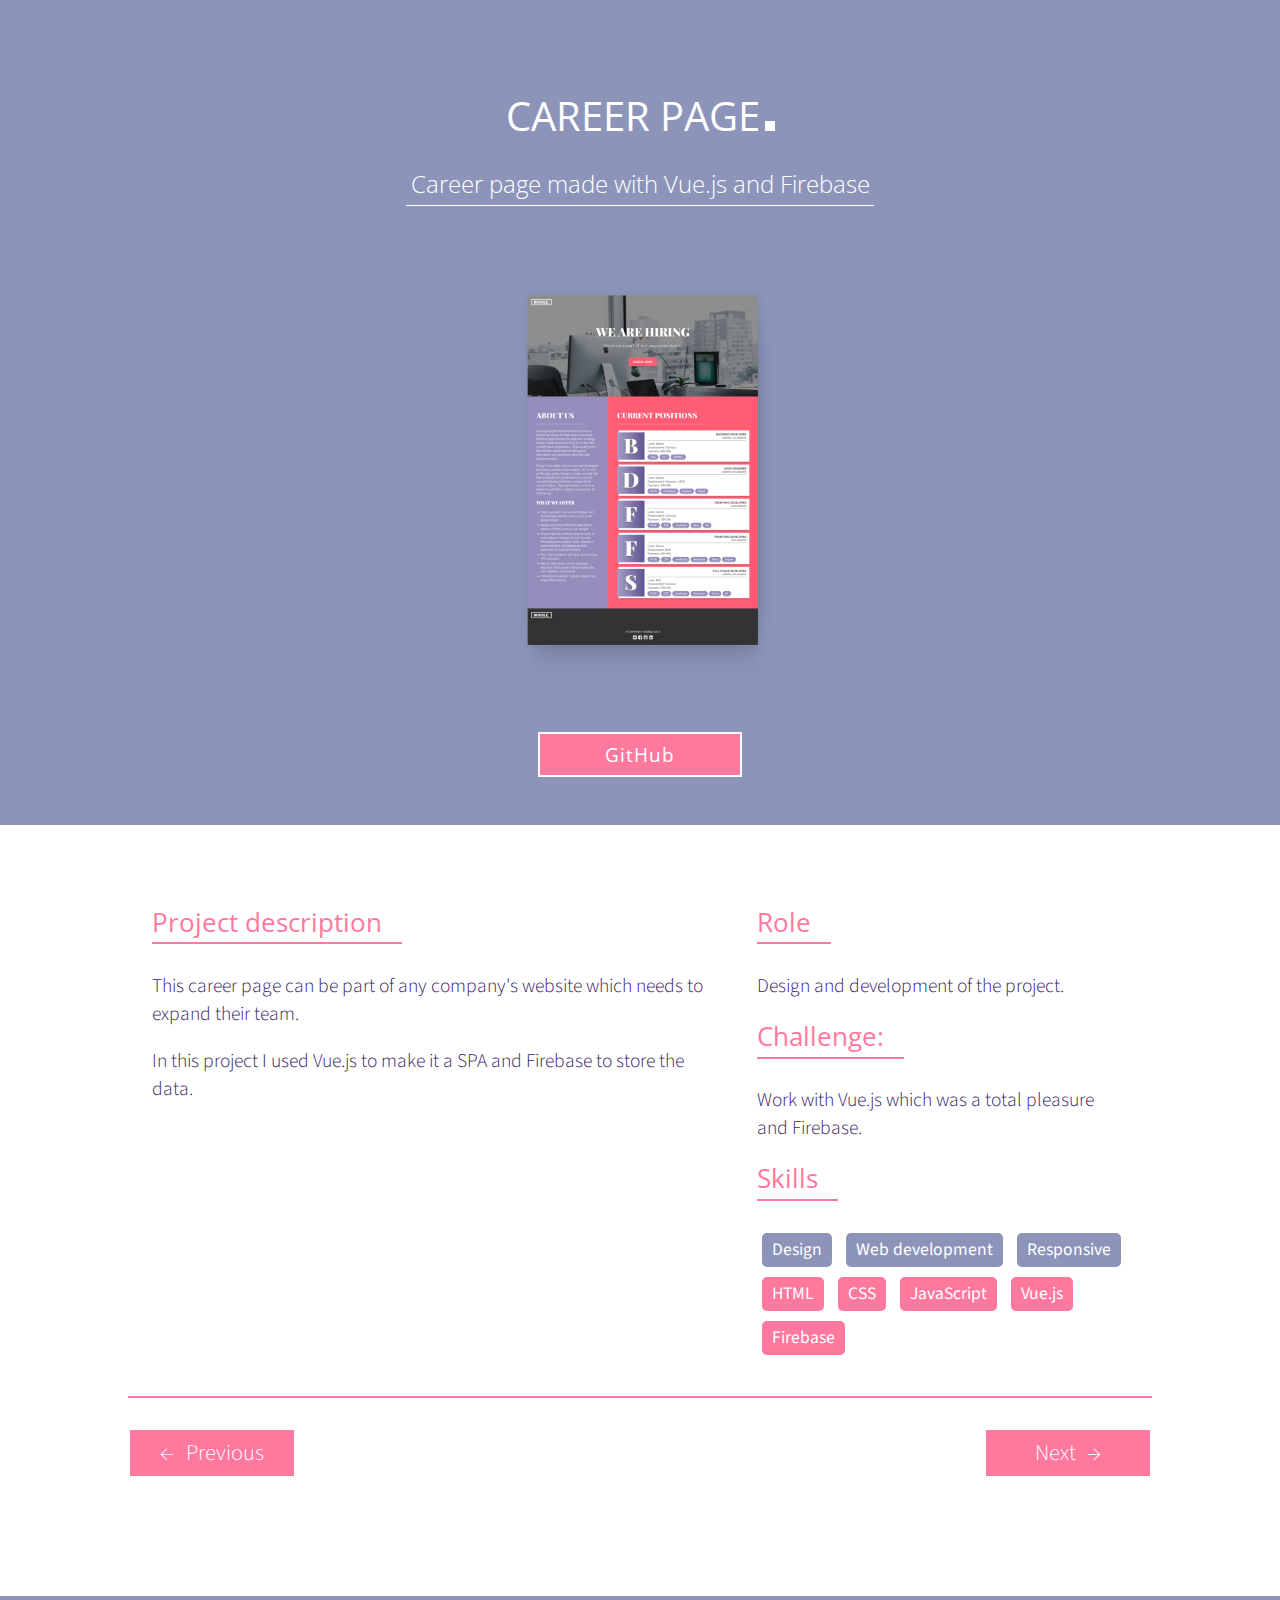
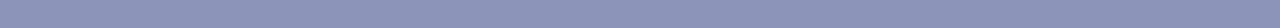
<file: vue-career-page.html>
<!DOCTYPE html>
<html lang="en">

<head>
  <meta charset="utf-8">

  <meta http-equiv="X-UA-Compatible" content="IE=10; IE=11; IE=edge">
  <meta name="viewport" content="width=device-width, initial-scale=1">
  <meta name="description" content="">
  <meta name="author" content="">

  <title>Abdullah Al Azim | Career Page</title>

  <link rel="shortcut icon" href="images/a.png" type="image/x-icon" /><!-- Favicon -->
  <link rel="icon" href="images/a.png" type="image/x-icon" /><!-- Favicon -->

  <link rel="stylesheet" type="text/css" href="css/normalize.css" /><!-- reset for browsers -->
  <link rel="stylesheet" href="css/font-awesome.min.css" /><!-- mobile stylesheet -->
  <link rel="stylesheet" type="text/css" href="css/styles.min.css" /><!-- index custom stylesheet -->
  <link rel="stylesheet" type="text/css" href="css/project-styles.min.css" /><!-- project custom stylesheet -->
  <link rel="stylesheet" href="css/animations.min.css" /><!-- animations stylesheet -->

  <link rel="stylesheet" media="screen and (max-width: 1024px)" href="css/project_media_small.css" />
  <!-- project mobile stylesheet -->
  <link rel="stylesheet" media="screen and (min-width: 320px) and (max-width: 1024px) and (orientation: landscape)"
    href="css/project_media_small_landscape.css" /><!-- project mobile stylesheet -->

  <link href="https://fonts.googleapis.com/css?family=Open+Sans:300,400" rel="stylesheet">
  <link href="https://fonts.googleapis.com/css?family=Source+Sans+Pro:300,400" rel="stylesheet">

</head>

<body id="body-project">
  <!-- Navigation -->
  <nav class="nav">
    <a href="index.html#header" class="nav__logo__link"><img class="nav__logo" src="images/a.png" alt="logo"></a>
    <span class="hamburger__name">menu</span>
    <svg width="35px" height="35px" class="nav__hamburger">
      <path d="M 5 5 L 33 5" class="hamburger"></path>
      <path d="M 5 15 L 33 15" class="hamburger"></path>
      <path d="M 5 25 L 33 25" class="hamburger"></path>
    </svg>
  </nav>
  <div class="nav-menu">
    <div class="nav-menu__cross">
      <svg width="43px" height="35px">
        <path d="M 5 5 L 30 29" class="nav-menu__cross-line"></path>
        <path d="M 5 29 L 30 5" class="nav-menu__cross-line"></path>
      </svg>
    </div>
    <ul class="nav-menu__list">
      <li class="nav-menu__list-item">
        <a href="index.html" class="nav-menu__link">Home</a>
      </li>
      <li class="nav-menu__list-item">
        <a href="index.html#about" class="nav-menu__link">About</a>
      </li>
      <li class="nav-menu__list-item">
        <a href="index.html#portfolio" class="nav-menu__link">Portfolio</a>
      </li>
      <li class="nav-menu__list-item">
        <a href="index.html#contact" class="nav-menu__link">Contact</a>
      </li>
    </ul>
   <hr class="nav-menu__separator">
    <p class="nav-menu__text">Abdullah Al Azim is a Front-End Developer and WordPress Developer based in Bangladesh.</p>
    <p class="nav-menu__email">
      <a href="mailto:azimugv@gmail.com" class="nav-menu__link--email">azimugv@gmail.com</a>
    </p>
    <div class="nav-menu__social-btn">
      <a href="https://twitter.com/azimugv" target="_blank"><span class="fa fa-twitter fa-2x"></span></a>
    
      <a href="https://github.com/azimugv" target="_blank"><span class="fa fa-github fa-2x"></span></a>
      <a href="https://www.linkedin.com/in/azimugv" target="_blank"><span
          class="fa fa-linkedin-square fa-2x"></span></a>
    </div>
  </div>
  <div class="project__container">
    <!-- Header -->
    <header class="project__header">
      <h2 class="project__title project__title--white">Career Page<span
          class="contact__title__dot title__dot--white"></span></h2>
      <h3 class="project__description">Career page made with Vue.js and Firebase</h3>
      <img src="images/career_1400.jpg" srcset="images/career_800.jpg 800w,
                  images/career_1200.jpg 1200w,
                  images/career_1400.jpg 1400w" sizes="(max-width: 320px) 90vw,
                 (max-width: 700px) 90vw,
                 (max-width: 1024px) 75vw, 50vw" class="project__header__img" alt="header image" />
      <div class="project__buttons-container">
       
        <a href="https://github.com/azimugv/CAREER-PAGE" target="_blank" class="project__header__btn">GitHub</a>
      </div>
    </header>
    <!-- Main -->
    <main class="project__main-container">
      <div class="project__flex">
        <!-- Project Description -->
        <div class="project__flex__item">
          <h2 class="project__flex__title">Project description</h2>
          <p class="project__flex__text">This career page can be part of any company's website which needs to expand
            their team.</p>
          <p class="project__flex__text">In this project I used Vue.js to make it a SPA and Firebase to store the data.
          </p>
        </div>
        <div class="project__flex__item">
          <h2 class="project__flex__title">Role</h2>
          <p class="project__flex__text">Design and development of the project.</p>
          <h2 class="project__flex__title">Challenge:</h2>
          <p class="project__flex__text">Work with Vue.js which was a total pleasure and Firebase.</p>
          <h2 class="project__flex__title">Skills</h2>
          <p class="project__flex__text">
            <span class="project__flex__skill">Design</span>
            <span class="project__flex__skill">Web development</span>
            <span class="project__flex__skill">Responsive</span>
            <span class="project__flex__skill project__flex__skill--pink">HTML</span>
            <span class="project__flex__skill project__flex__skill--pink">CSS</span>
            <span class="project__flex__skill project__flex__skill--pink">JavaScript</span>
            <span class="project__flex__skill project__flex__skill--pink">Vue.js</span>
            <span class="project__flex__skill project__flex__skill--pink">Firebase</span>
          </p>
        </div>
      </div>
      <a href="react-reddit-search.html" class="project__main__btn project__main__btn--previous"><span
          class="project__main__btn__arrow">&larr;</span>Previous</a>
      <a href="fun-facts-app.html" class="project__main__btn project__main__btn--next">Next<span
          class="project__main__btn__arrow">&rarr;</span></a>
    </main>
    <!-- Footer -->
    <footer class="footer">
      <div class="footer__info__container">
        <h2 class="footer__copyright">&copy; Abdullah Al Azim 2021</h2>
        <!-- footer navigation -->
        <ul class="footer-menu__list">
          <li class="footer-menu__list-item">
            <a href="index.html#about" class="footer-menu__link">About</a>
          </li>
          <li class="footer-menu__list-item">
            <a href="index.html#portfolio" class="footer-menu__link">Portfolio</a>
          </li>
          <li class="footer-menu__list-item">
            <a href="index.html#contact" class="footer-menu__link">Contact</a>
          </li>
        </ul>
        <!-- footer social buttons -->
      <div class="footer__social-btn">
          <a href="https://twitter.com/azimugv" target="_blank"><span class="fa fa-twitter fa-2x"></span></a>
          <a href="https://github.com/azimugv" target="_blank"><span class="fa fa-github fa-2x"></span></a>
          <a href="https://www.linkedin.com/in/azimugv/" target="_blank"><span class="fa fa-linkedin-square fa-2x"></span></a>
        </div>
      </div>
    </footer>
  </div>

  <script type="text/javascript" src="https://cdnjs.cloudflare.com/ajax/libs/jquery/3.1.0/jquery.min.js"></script>
  <script type="text/javascript" src="js/inert.min.js"></script><!-- inert js-->
  <script type="text/javascript" src="js/scripts.min.js"></script><!-- Custom JavaScript -->

  <script>
    (function (i, s, o, g, r, a, m) {
      i['GoogleAnalyticsObject'] = r; i[r] = i[r] || function () {
        (i[r].q = i[r].q || []).push(arguments)
      }, i[r].l = 1 * new Date(); a = s.createElement(o),
        m = s.getElementsByTagName(o)[0]; a.async = 1; a.src = g; m.parentNode.insertBefore(a, m)
    })(window, document, 'script', 'https://www.google-analytics.com/analytics.js', 'ga');

    ga('create', 'UA-29336846-8', 'auto');
    ga('send', 'pageview');

  </script>

</body>

</html>
</file>
<file: css/project_media_small.css>
@media screen and (max-width: 1024px) {
  .nav-menu__list {
    margin-left: -1em;
  }
  .nav-menu__text,
  .nav-menu__email {
    margin-left: 1.5em;
    font-size: 1em;
  }
  .nav-menu__separator {
    width: 82%;
  }
  .nav-menu__social-btn {
    margin-left: 1em;
  }
  .nav-menu .fa-2x {
    font-size: 1.9em;
  }
  .project__header {
    padding-bottom: 2em;
  }
  .project__header__img {
    max-width: 100%;
  }
  .project__title {
   max-width: 90%;
  }
  .project__description {
    max-width: 85%;
    font-size: 1.3em;
    border: none;
    position: relative;
    z-index: 2;
  }
  .project__buttons-container {
    margin-bottom: 0;
  }
  .project__header__btn {
    width: 130px;
    margin: 0.5em;
    font-size: 1em;
  }
  .project__flex {
    margin: 2em 1em 1em;
  }
  .project__flex__item {
    min-width: 90%;
  }
  .project__flex__item:nth-child(1) {
    padding-bottom: 0;
    border-bottom: none;
  }
  .project__flex__title {
    font-size: 1.9em;
  }
  .project__flex__text {
    font-size: 1.3em;
  }
  .project__main__btn {
    width: 130px;
    font-size: 1.3em;
  }
  .project__main__btn--previous {
    left: 0.8em;
  }
  .project__main__btn--next {
    right: 0.8em;
  }
  .footer {
    height: 170px;
  }
  .footer__info__container {
    margin: 1.5em 1em 1em;
    display: -webkit-box;
    display: -ms-flexbox;
    display: flex;
    -webkit-box-orient: vertical;
    -webkit-box-direction: normal;
        -ms-flex-direction: column;
            flex-direction: column;
  }
  .footer__copyright,
  .footer-menu__list {
    -webkit-box-flex: 4;
        -ms-flex: 4;
            flex: 4
  }
  .footer__social-btn {
    -webkit-box-flex: 5;
        -ms-flex: 5;
            flex: 5;
  }
}
</file>
<file: css/project_media_small_landscape.css>
@media screen and (min-width: 320px)
              and (max-width: 1024px)
              and (orientation: landscape) {
  .nav-menu__text {
    display: none;
  }
  .project__description {
    margin-bottom: 0;
  }
  .project__header__img {
    margin-top: -2em;
  }
  .project__flex {
    margin-left: 3em;
    margin-right: 3em;
  }
}
</file>
<file: css/styles.min.css>
body{margin:0;padding:0;background-color:#ff789e;overflow-x:hidden}li{list-style-type:none}a{text-decoration:none;color:#fff}.fa.fa-codepen,.fa.fa-github,.fa.fa-linkedin-square,.fa.fa-twitter,.fa.fa-youtube{display:inline-block;margin:0 5px;color:#cfd2e2;transition:all .2s linear}.fa:hover{color:#fff}.fa-2x{font-size:1.5em}.about__title,.contact__title,.portfolio__title{width:100%;margin:0;padding:2em 0 1em;color:#ff789e;font-size:2.5em;font-family:'Open Sans',sans-serif;font-weight:400;text-align:center;text-transform:uppercase}.title--white{color:#fff}.about__title__dot,.contact__title__dot,.portfolio__title__dot{display:inline-block;width:10px;height:10px;margin-left:5px;background-color:#ff789e}.title__dot--white{background-color:#fff}.nav{max-width:100%;height:50px;margin:0 auto;background-color:#382266;opacity:0;position:fixed;top:0;left:0;right:0;z-index:5}.nav__logo{max-width:30px;height:auto;position:relative;top:.5em;left:.5em}.nav__hamburger{position:absolute;top:.6em;right:.8em;cursor:pointer;opacity:1;-webkit-user-select:none;-moz-user-select:none;-ms-user-select:none;user-select:none}.hamburger{stroke:#fff;stroke-width:3;stroke-linecap:round}.hamburger__name{padding:5px;position:absolute;bottom:1em;right:4.4em;font-size:.75em;font-family:'Open Sans',sans-serif;font-weight:600;color:#fff;border-right:2px solid #fff;text-transform:uppercase;letter-spacing:2px}.nav-menu{width:0;height:100%;background-color:#60689f;background:linear-gradient(to top,#60689f,#8d94ba);position:fixed;top:0;right:0;bottom:0;z-index:5;transition:all .5s linear}.nav-menu__cross{opacity:1;cursor:pointer;z-index:6;-webkit-user-select:none;-moz-user-select:none;-ms-user-select:none;user-select:none;margin-left:200px;margin-top:10px}.nav-menu__cross-line{stroke:#cfd2e2;stroke-width:3;stroke-linecap:round}.nav-menu__list{padding-top:1.2em;margin-left:-.7em}.nav-menu__list-item{color:#fff;font-size:1.2em;font-family:'Open Sans',sans-serif;font-weight:400;line-height:1.8em;position:relative;opacity:1}.nav-menu__link{color:#cfd2e2;transition:all .1s linear}.nav-menu__link:hover{color:#fff}.nav-menu__separator{width:195px;margin:2em 0 2em 1.7em;height:1px;background-color:#cfd2e2;border:none;opacity:1}.nav-menu__email,.nav-menu__text{margin:2em;width:200px;color:#cfd2e2;font-size:.9em;font-family:'Open Sans',sans-serif;font-weight:400;opacity:1}.nav-menu__link--email{color:#cfd2e2;transition:all .1s linear}.nav-menu__link--email:hover{color:#fff}.nav-menu__social-btn{margin:2em 1.3em;width:250px;opacity:1}.header{background-image:url(../images/header_background.svg);background-repeat:repeat;background-size:400px;background-position:top left;height:530px;text-align:center;position:relative;z-index:2;opacity:0;overflow:hidden}.header__title{display:inline-block;background-color:#fff;padding:0 15px;color:#ff789e;font-size:2.9em;font-family:'Open Sans',sans-serif;font-weight:800;text-transform:uppercase;opacity:0;position:absolute;top:2em;left:50%;-webkit-transform:translateX(-50%);transform:translateX(-50%)}.header__subtitle{display:inline-block;background-color:#8d94ba;padding:3px 15px;color:#fff;font-size:1.8em;font-family:'Open Sans',sans-serif;font-weight:400;letter-spacing:1px;opacity:0;position:absolute;top:6em;left:50%;-webkit-transform:translateX(-50%);transform:translateX(-50%)}.header__btn{border:4px solid #fff;border-bottom-color:transparent;border-top-color:transparent;width:220px;background-color:#8d94ba;border-radius:25px;padding:5px 0;color:#fff;font-size:1.3em;font-family:'Open Sans',sans-serif;font-weight:400;letter-spacing:1px;opacity:0;position:absolute;bottom:8em;left:50%;-webkit-transform:translateX(-50%);transform:translateX(-50%);transition:all .3s linear}.header__btn:hover{box-shadow:0 3px 5px -3px #333,inset 0 -50px 0 0 #382266;color:#fff}.header__mouse__container{box-sizing:border-box;position:absolute;bottom:-100px;left:50%;-webkit-transform:translateX(-50%);transform:translateX(-50%);width:170px;height:150px;background-color:#382266;border-radius:50%}.header__mouse{width:34px;height:auto;position:absolute;bottom:7.5em;left:50%;-webkit-transform:translateX(-50%);transform:translateX(-50%);z-index:4}.header__mouse__roll{width:34px;height:auto;position:absolute;bottom:7.5em;left:50%;-webkit-transform:translateX(-50%);transform:translateX(-50%);z-index:4}.header__mouse__text{color:#fff;font-size:.6em;font-family:'Open Sans',sans-serif;font-weight:400;letter-spacing:1px;position:absolute;bottom:9.2em;left:50%;-webkit-transform:translateX(-50%);transform:translateX(-50%);z-index:4}.main-container{opacity:0;z-index:1;position:relative;z-index:1}.about{background-color:#382266}.about__info__container{display:-webkit-box;display:-ms-flexbox;display:flex;-webkit-box-pack:center;-ms-flex-pack:center;justify-content:center;padding:0 2em 3em}.about__text{min-width:300px;max-width:560px;box-sizing:content-box;background-color:#ff789e;padding:0 2em 0;border-left:15px solid #8d94ba}.about__text__description{font-family:'Source Sans Pro',sans-serif}.about__text__description:first-of-type{padding-bottom:1em;color:#fff;font-size:1.6em;font-weight:400;border-bottom:1px solid #fff}.about__text__description:last-of-type{color:#fff;font-size:1.3em;font-weight:300}.about__btn{display:inline-block;height:26px;margin:.5em 0 1em 0;padding:5px 20px 3px;border-radius:26px;background-color:#8d94ba;color:#fff;font-size:1em;font-family:'Open Sans',sans-serif;font-weight:400;border:4px solid #fff;border-bottom-color:transparent;border-top-color:transparent;transition:all .3s linear}.about__btn:hover{box-shadow:inset 0 -50px 0 0 #382266;color:#fff}.about__img{display:block;max-width:360px;max-height:360px;border-radius:50%;border:15px solid #ff789e;border-top-left-radius:0;border-bottom-left-radius:0}.about__img__mobile{display:none}.portfolio{padding:0 2em 3em;background-color:#fff;z-index:4}.portfolio__description{max-width:65%;margin:0 auto 2em;color:#382266;font-size:1.2em;font-family:'Source Sans Pro',sans-serif;font-weight:300;text-align:center}.portfolio__nav__container{max-width:918px;margin:0 auto .5em;display:-webkit-box;display:-ms-flexbox;display:flex;-webkit-box-pack:center;-ms-flex-pack:center;justify-content:center;-ms-flex-wrap:wrap;flex-wrap:wrap;background-color:#7078a9}.portfolio__nav__btn{width:128px;margin:1em .8em .8em;padding:0 5px 4px;background-color:transparent;color:#fff;font-size:1.1em;font-family:'Open Sans',sans-serif;font-weight:400;text-align:center;border:none;position:relative}.portfolio__nav__btn:after,.portfolio__nav__btn:before{content:"";position:absolute;top:-13%;left:50%;-webkit-transform:translateX(-50%);transform:translateX(-50%);border-width:0;border-style:solid;border-color:#fff;width:128px;height:115%;transition:all .3s linear}.portfolio__nav__btn:before{border-top-width:2px;border-left-width:2px}.portfolio__nav__btn:after{border-bottom-width:2px;border-right-width:2px}.portfolio__nav__btn:hover.portfolio__nav__btn:after,.portfolio__nav__btn:hover.portfolio__nav__btn:before{width:70%;height:0%}.portfolio__nav__btn:hover.portfolio__nav__btn:after{top:100%}.portfolio__items-container{max-width:932px;margin:0 auto;background-color:#fff;display:-webkit-box;display:-ms-flexbox;display:flex;-webkit-box-pack:center;-ms-flex-pack:center;justify-content:center;-ms-flex-wrap:wrap;flex-wrap:wrap;overflow:hidden}.portfolio__item{display:block;margin:.5em;width:450px;background-color:#7078a9;position:relative;overflow:hidden;float:left}.portfolio__item__info{margin:.2em 0 .5em;color:#fff;font-size:1.4em;font-family:'Open Sans',sans-serif;font-weight:300;text-align:center}.portfolio__item__thumbnail{width:100%;height:auto;border-bottom:1px solid #cfd2e2;-webkit-transform:translateY(0);transform:translateY(0);transition:all .6s linear;z-index:4}.portfolio__item:hover .portfolio__item__thumbnail{-webkit-transform:scale(1.1) translateY(120%);transform:scale(1.1) translateY(120%)}.portfolio__item:hover .portfolio__item__hover{-webkit-transform:translateY(0);transform:translateY(0)}.portfolio__item__hover{position:relative;width:100%;height:100%;padding-top:2.5em;background-color:#ff4d7f;background:linear-gradient(to top,#ff99b6 0,#ff4d7f 100%);position:absolute;left:0;top:0;-webkit-transform:translateY(-100%);transform:translateY(-100%);transition:all .6s linear;text-align:center;z-index:3}.portfolio__item__hover:before{content:"";position:absolute;top:2em;left:1.5em;width:0;height:0;border-width:0;border-top-width:1px;border-left-width:1px;border-style:solid;border-color:#fff;transition:all .8s linear}.portfolio__item__hover:after{content:"";position:absolute;bottom:4.5em;right:1.5em;width:0;height:0;border-width:0;border-bottom-width:1px;border-right-width:1px;border-style:solid;border-color:#fff;transition:all .8s linear}.portfolio__item:hover .portfolio__item__hover:after,.portfolio__item:hover .portfolio__item__hover:before{width:85%;height:65%}.portfolio__item__hover__title{margin:1.5em 0 0;color:#fff;font-size:2.4em;font-family:'Open Sans',sans-serif;font-weight:400}.portfolio__item__hover__description{max-width:60%;margin:.5em auto 0;color:#fff;font-size:1.3em;font-family:'Source Sans Pro',sans-serif;font-weight:300}.portfolio__item__hover__base-info{position:absolute;left:40%;bottom:3.5em;-webkit-transform:translateX(-35%);transform:translateX(-35%);color:#fff;font-size:1.1em;font-family:'Source Sans Pro',sans-serif;font-weight:300}.portfolio__item__hover__base-info__title{color:#fff;font-size:1.2em;font-family:'Open Sans',sans-serif;font-weight:400}.contact{padding:0 0 3em;background-color:#ff789e;text-align:center}.contact__description{margin:0 auto;color:#fff;font-size:1.4em;font-family:'Source Sans Pro',sans-serif;font-weight:300}.contact__link{display:inline-block;margin-top:1em;font-size:2em;font-family:'Open Sans',sans-serif;font-weight:400;border-bottom:1px solid #fff;transition:all .1s linear}.contact__envelope{background-image:url(../images/envelope.svg);background-size:550px;height:400px;background-position:95% 30%;background-repeat:no-repeat}.contact__social-btn__container{display:block;width:390px;margin:3em auto 0}.contact__btn__link:first-child{margin-left:-1.5em}.contact__social-btn{display:inline-block;width:25px;height:23px;padding:10px;background-color:rgba(255,255,255,.3);border-radius:25px;border:4px solid rgba(255,255,255,1);border-bottom-color:transparent;border-top-color:transparent;transition:all .3s linear;margin-left:-1.3em}.contact__social-btn__container .fa.fa-codepen,.contact__social-btn__container .fa.fa-github,.contact__social-btn__container .fa.fa-linkedin-square,.contact__social-btn__container .fa.fa-twitter,.contact__social-btn__container .fa.fa-youtube{color:#fff;position:relative;left:1.02em;top:-.67em}.contact__social-btn__container .fa.fa-twitter{left:1.05em}.contact__social-btn__container .fa.fa-codepen{left:1.1em}.contact__social-btn:hover{-webkit-transform:rotate(180deg);transform:rotate(180deg)}.footer{border-top:2px solid #cfd2e2;height:100px;background-color:#382266;opacity:0;position:relative;top:2em}.footer__info__container{margin:1.5em 4em 1em;display:-webkit-box;display:-ms-flexbox;display:flex;-ms-flex-pack:distribute;justify-content:space-around;-webkit-box-align:center;-ms-flex-align:center;align-items:center}.footer__copyright{-webkit-box-flex:2;-ms-flex:2;flex:2;margin:0;color:#cfd2e2;font-family:"Open Sans",sans-serif;font-size:1.1em;font-weight:400}.footer-menu__list{-webkit-box-flex:2;-ms-flex:2;flex:2;text-align:center;padding:0}.footer-menu__list-item{display:inline-block;margin:0 .5em;color:#fff;font-size:1.1em;font-family:'Open Sans',sans-serif;font-weight:400;opacity:1}.footer-menu__link{color:#cfd2e2;-webkit-transform:none;transform:none;transition:all .1s linear}.footer-menu__link:hover{color:#fff}.footer__social-btn{-webkit-box-flex:2;-ms-flex:2;flex:2;opacity:1;text-align:right}
</file>
<file: css/project-styles.min.css>
body{background-color:#8d94ba;overflow-x:hidden}.project__container{background-color:#fff}.project__header{padding-top:3em;max-width:100%;height:auto;background-color:#8d94ba;text-align:center}.project__title{margin:0 auto;padding-top:1em;color:#ff789e;font-size:2.5em;font-family:Open Sans,sans-serif;font-weight:400;text-align:center;text-transform:uppercase}.project__title--white{color:#fff}.project__title__dot{display:inline-block;width:10px;height:10px;margin-left:5px;background-color:#ff789e}.project__title__dot--white{background-color:#fff}.project__description{display:inline-block;margin-bottom:0;padding:0 .2em .2em;color:#fff;font-size:1.5em;font-family:Open Sans,sans-serif;font-weight:300;border-bottom:1px solid #fff}.project__header__img{display:block;margin:0 auto;max-width:60%;transition:all .3s linear}.project__buttons-container{max-width:100%;margin:0 auto 2em;text-align:center}.project__header__btn{border:2px solid #fff;display:inline-block;width:200px;background-color:hsla(0,0%,100%,.3);margin:1em 1em 2.5em;padding:7px 0;color:#fff;font-size:1.2em;font-family:Open Sans,sans-serif;font-weight:400;letter-spacing:1px;transition:all .3s linear;text-align:center}.project__header__btn:hover{box-shadow:0 3px 5px -3px #333,inset 0 -50px 0 0 #ff789e;color:#fff}.project__header__btn:first-of-type{background-color:#ff789e}.project__header__btn:first-of-type.project__header__btn:hover{background-color:transparent;box-shadow:0 3px 5px -3px #333,inset 0 -50px 0 0 hsla(0,0%,100%,.3);color:#fff}.project__main-container{background-color:#fff;padding-bottom:4em;position:relative}.project__flex{margin:4em 8em 2em;display:-webkit-box;display:-ms-flexbox;display:flex;-webkit-box-pack:center;-ms-flex-pack:center;justify-content:center;-ms-flex-wrap:wrap;flex-wrap:wrap}.project__flex__item{padding:1em 1.5em;border-bottom:2px solid #ff789e}.project__flex__item:first-child{-webkit-box-flex:6;-ms-flex:6;flex:6}.project__flex__item:nth-child(2){-webkit-box-flex:4;-ms-flex:4;flex:4}.project__flex__title{margin:0 0 .3em;display:inline-block;padding:0 .8em .1em 0;border-bottom:2px solid #ff789e;color:#ff789e;font-size:1.6em;font-family:Open Sans,sans-serif;font-weight:400}.project__flex__text{font-family:Source Sans Pro,sans-serif;font-weight:300;color:#382266;font-size:1.22em}.project__flex__skill{display:inline-block;margin:5px;padding:4px 10px 5px;font-size:.9em;font-weight:400;background-color:#8d94ba;border-radius:5px;color:#fff}.project__flex__skill--pink,.project__main__btn{background-color:#ff789e}.project__main__btn{width:160px;padding:5px 0;font-family:Source Sans Pro,sans-serif;font-weight:300;color:#fff;font-size:1.4em;text-align:center;border:2px solid #ff789e;position:absolute;transition:all .2s linear}.project__main__btn:hover{background-color:#fff;color:#ff789e}.project__main__btn--previous{left:5.8em}.project__main__btn--next{right:5.8em}.project__main__btn--previous .project__main__btn__arrow{margin-left:0;margin-right:.5em}.project__main__btn--next .project__main__btn__arrow{margin-left:.5em;margin-right:0}
</file>
<file: css/animations.min.css>
.footer,.header,.main-container{-webkit-animation:d .5s 1s 1 forwards ease-in;animation:d .5s 1s 1 forwards ease-in}.nav{-webkit-animation:a 1s .5s 1 forwards ease-in;animation:a 1s .5s 1 forwards ease-in}.nav-menu__items__animation{-webkit-animation:c .3s 1 forwards ease-in;animation:c .3s 1 forwards ease-in}.nav-menu__list-item:nth-child(2){-webkit-animation-delay:.1s;animation-delay:.1s}.nav-menu__list-item:nth-child(3){-webkit-animation-delay:.2s;animation-delay:.2s}.nav-menu__list-item:nth-child(4){-webkit-animation-delay:.3s;animation-delay:.3s}.nav-menu__separator{-webkit-animation-delay:.8s;animation-delay:.8s}.nav-menu__text{-webkit-animation-delay:1s;animation-delay:1s}.nav-menu__email{-webkit-animation-delay:1.2s;animation-delay:1.2s}.nav-menu__social-btn{-webkit-animation-delay:1.4s;animation-delay:1.4s}.nav-menu__cross__animation{-webkit-animation:d .5s 1 forwards linear;animation:d .5s 1 forwards linear;-webkit-animation-delay:.5s;animation-delay:.5s}.header,.header__btn,.header__subtitle,.header__title{-webkit-animation:d .5s 1s 1 forwards ease-in;animation:d .5s 1s 1 forwards ease-in}.header__mouse__roll{-webkit-animation:b 2s infinite normal forwards;animation:b 2s infinite normal forwards}.portfolio__item__hide{-webkit-animation:f 1.1s forwards ease;animation:f 1.1s forwards ease}.portfolio__item__show{-webkit-animation:g 1.1s forwards ease;animation:g 1.1s forwards ease}.about-me__container{-webkit-animation:i .5s forwards linear;animation:i .5s forwards linear}.about-me__skills__show{-webkit-animation:d .5s forwards linear;animation:d .5s forwards linear}.about-me__skills__hide{-webkit-animation:e 1.5s forwards linear;animation:e 1.5s forwards linear}.about-me__more.about__me__more__slide{-webkit-animation:h 1s linear;animation:h 1s linear}.project__container{-webkit-animation:j .5s forwards linear;animation:j .5s forwards linear}@-webkit-keyframes a{0%{-webkit-transform:translateY(-100%);transform:translateY(-100%);top:-58px;opacity:0}to{-webkit-transform:translateY(0);transform:translateY(0);top:0;opacity:1}}@keyframes a{0%{-webkit-transform:translateY(-100%);transform:translateY(-100%);top:-58px;opacity:0}to{-webkit-transform:translateY(0);transform:translateY(0);top:0;opacity:1}}@-webkit-keyframes b{0%{-webkit-transform:translateY(0) scale(1);transform:translateY(0) scale(1);opacity:0}50%{-webkit-transform:translateY(7%) scale(1.3,.8);transform:translateY(7%) scale(1.3,.8);opacity:1}to{-webkit-transform:translateY(10%) scale(1.3,.8);transform:translateY(10%) scale(1.3,.8);opacity:0}}@keyframes b{0%{-webkit-transform:translateY(0) scale(1);transform:translateY(0) scale(1);opacity:0}50%{-webkit-transform:translateY(7%) scale(1.3,.8);transform:translateY(7%) scale(1.3,.8);opacity:1}to{-webkit-transform:translateY(10%) scale(1.3,.8);transform:translateY(10%) scale(1.3,.8);opacity:0}}@-webkit-keyframes c{0%{-webkit-transform:scale3d(.5);transform:scale3d(.5);top:1em;opacity:0}to{-webkit-transform:scale3d(1);transform:scale3d(1);top:0;opacity:1}}@keyframes c{0%{-webkit-transform:scale3d(.5);transform:scale3d(.5);top:1em;opacity:0}to{-webkit-transform:scale3d(1);transform:scale3d(1);top:0;opacity:1}}@-webkit-keyframes d{0%{opacity:0}to{opacity:1}}@keyframes d{0%{opacity:0}to{opacity:1}}@-webkit-keyframes e{0%{opacity:1}to{opacity:0}}@keyframes e{0%{opacity:1}to{opacity:0}}@-webkit-keyframes f{0%{-webkit-transform:translateX(0) scale(1);transform:translateX(0) scale(1);opacity:1}to{-webkit-transform:translateX(-20%) scale(.8);transform:translateX(-20%) scale(.8);opacity:.6}}@keyframes f{0%{-webkit-transform:translateX(0) scale(1);transform:translateX(0) scale(1);opacity:1}to{-webkit-transform:translateX(-20%) scale(.8);transform:translateX(-20%) scale(.8);opacity:.6}}@-webkit-keyframes g{0%{-webkit-transform:translateX(-20%) scale(.8);transform:translateX(-20%) scale(.8);opacity:.6}to{-webkit-transform:translateX(0) scale(1);transform:translateX(0) scale(1);opacity:1}}@keyframes g{0%{-webkit-transform:translateX(-20%) scale(.8);transform:translateX(-20%) scale(.8);opacity:.6}to{-webkit-transform:translateX(0) scale(1);transform:translateX(0) scale(1);opacity:1}}@-webkit-keyframes h{0%,to{right:0}50%{right:-100%}}@keyframes h{0%,to{right:0}50%{right:-100%}}@-webkit-keyframes i{0%{visibility:hidden;opacity:0;-webkit-transform:scale(.8);transform:scale(.8)}to{-webkit-transform:scale(1);transform:scale(1);visibility:visible;opacity:1}}@keyframes i{0%{visibility:hidden;opacity:0;-webkit-transform:scale(.8);transform:scale(.8)}to{-webkit-transform:scale(1);transform:scale(1);visibility:visible;opacity:1}}@-webkit-keyframes j{0%{visibility:visible;opacity:0;-webkit-transform:scale(.8);transform:scale(.8)}to{visibility:visible;opacity:1;-webkit-transform:scale(1);transform:scale(1)}}@keyframes j{0%{visibility:visible;opacity:0;-webkit-transform:scale(.8);transform:scale(.8)}to{visibility:visible;opacity:1;-webkit-transform:scale(1);transform:scale(1)}}
</file>
